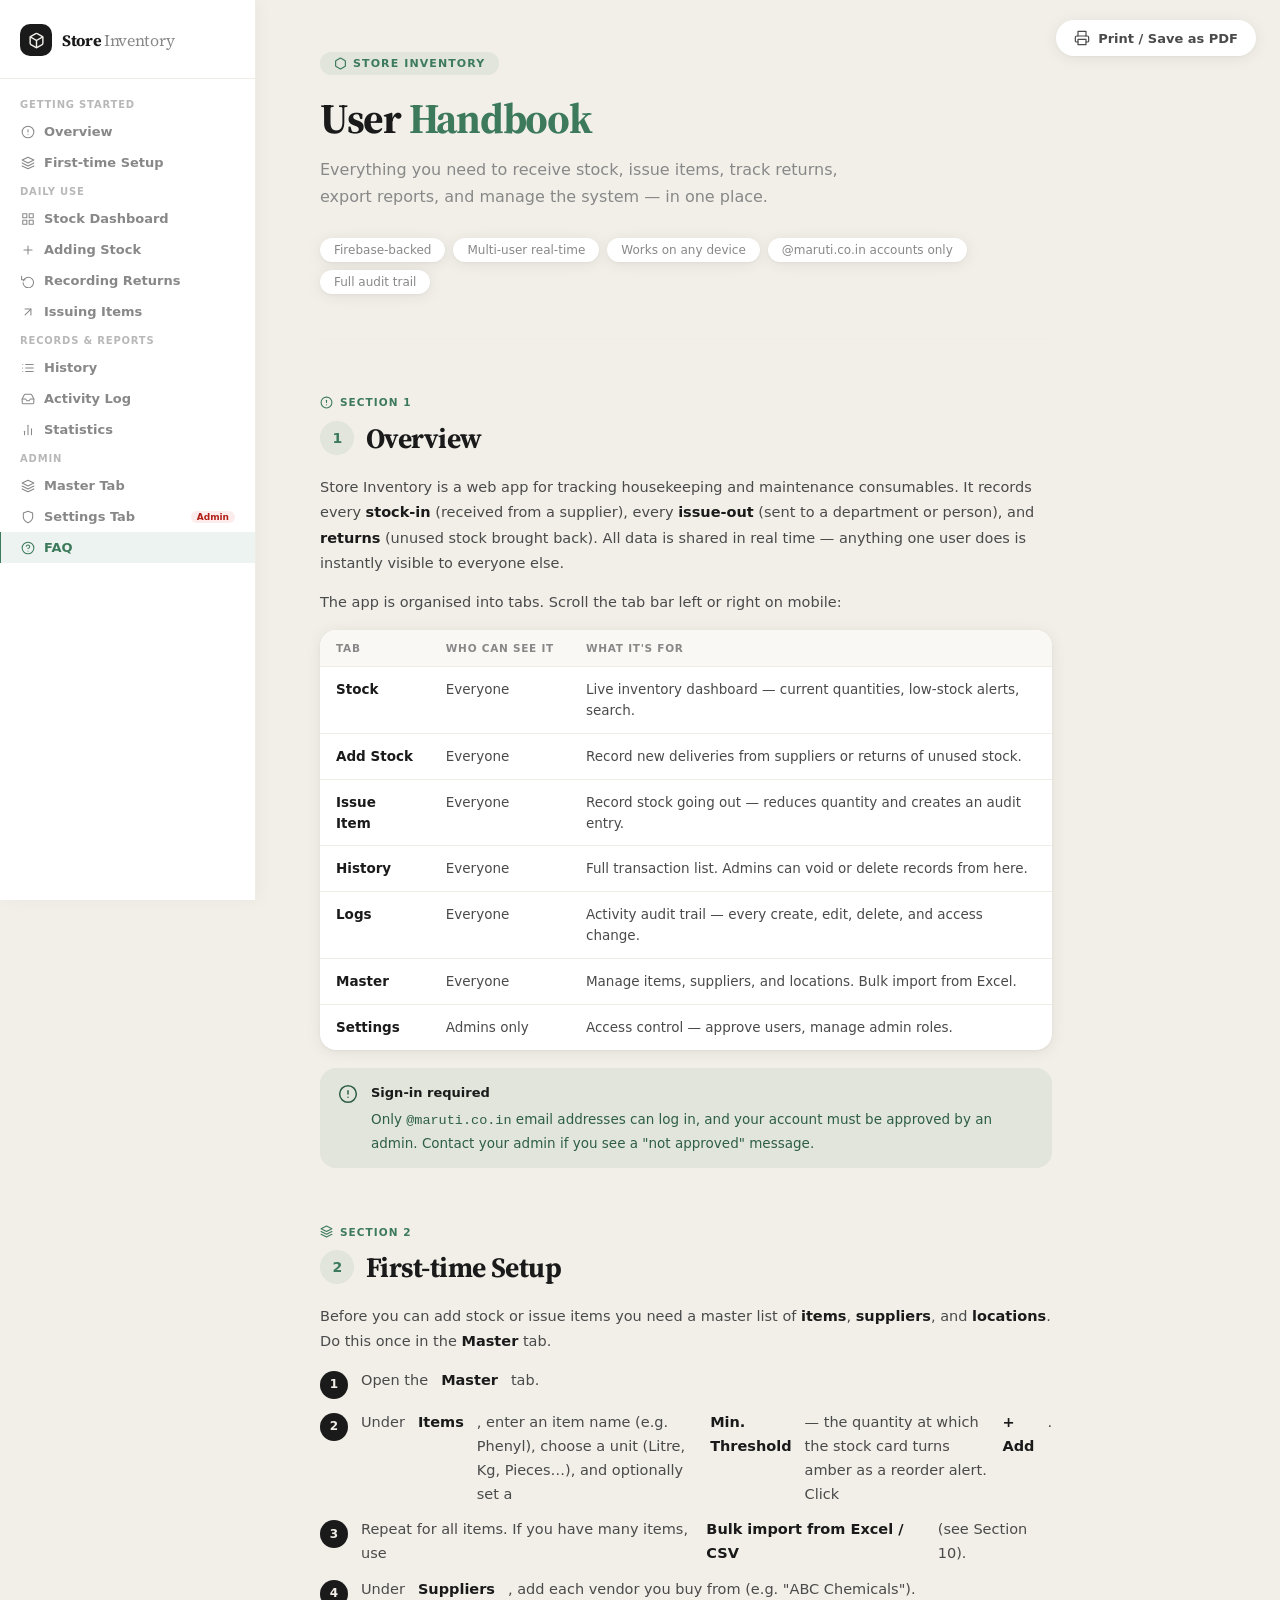
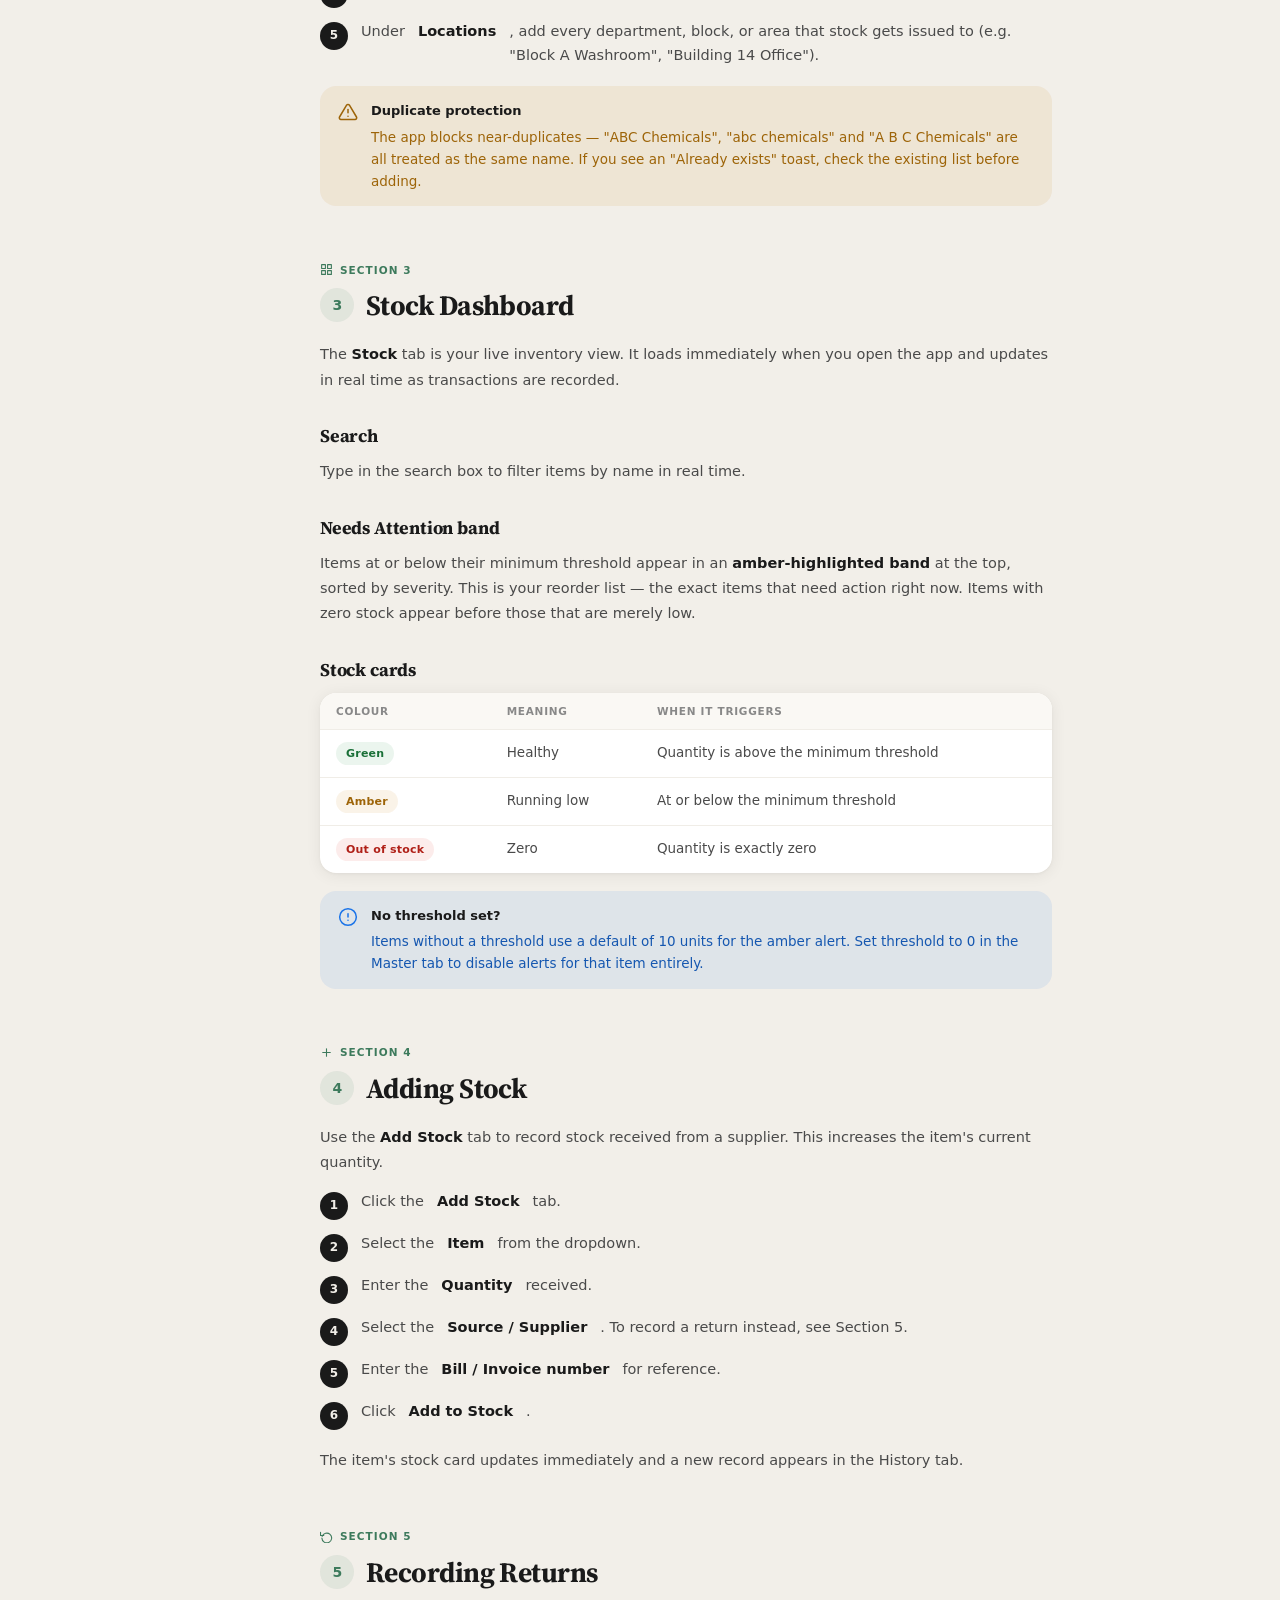
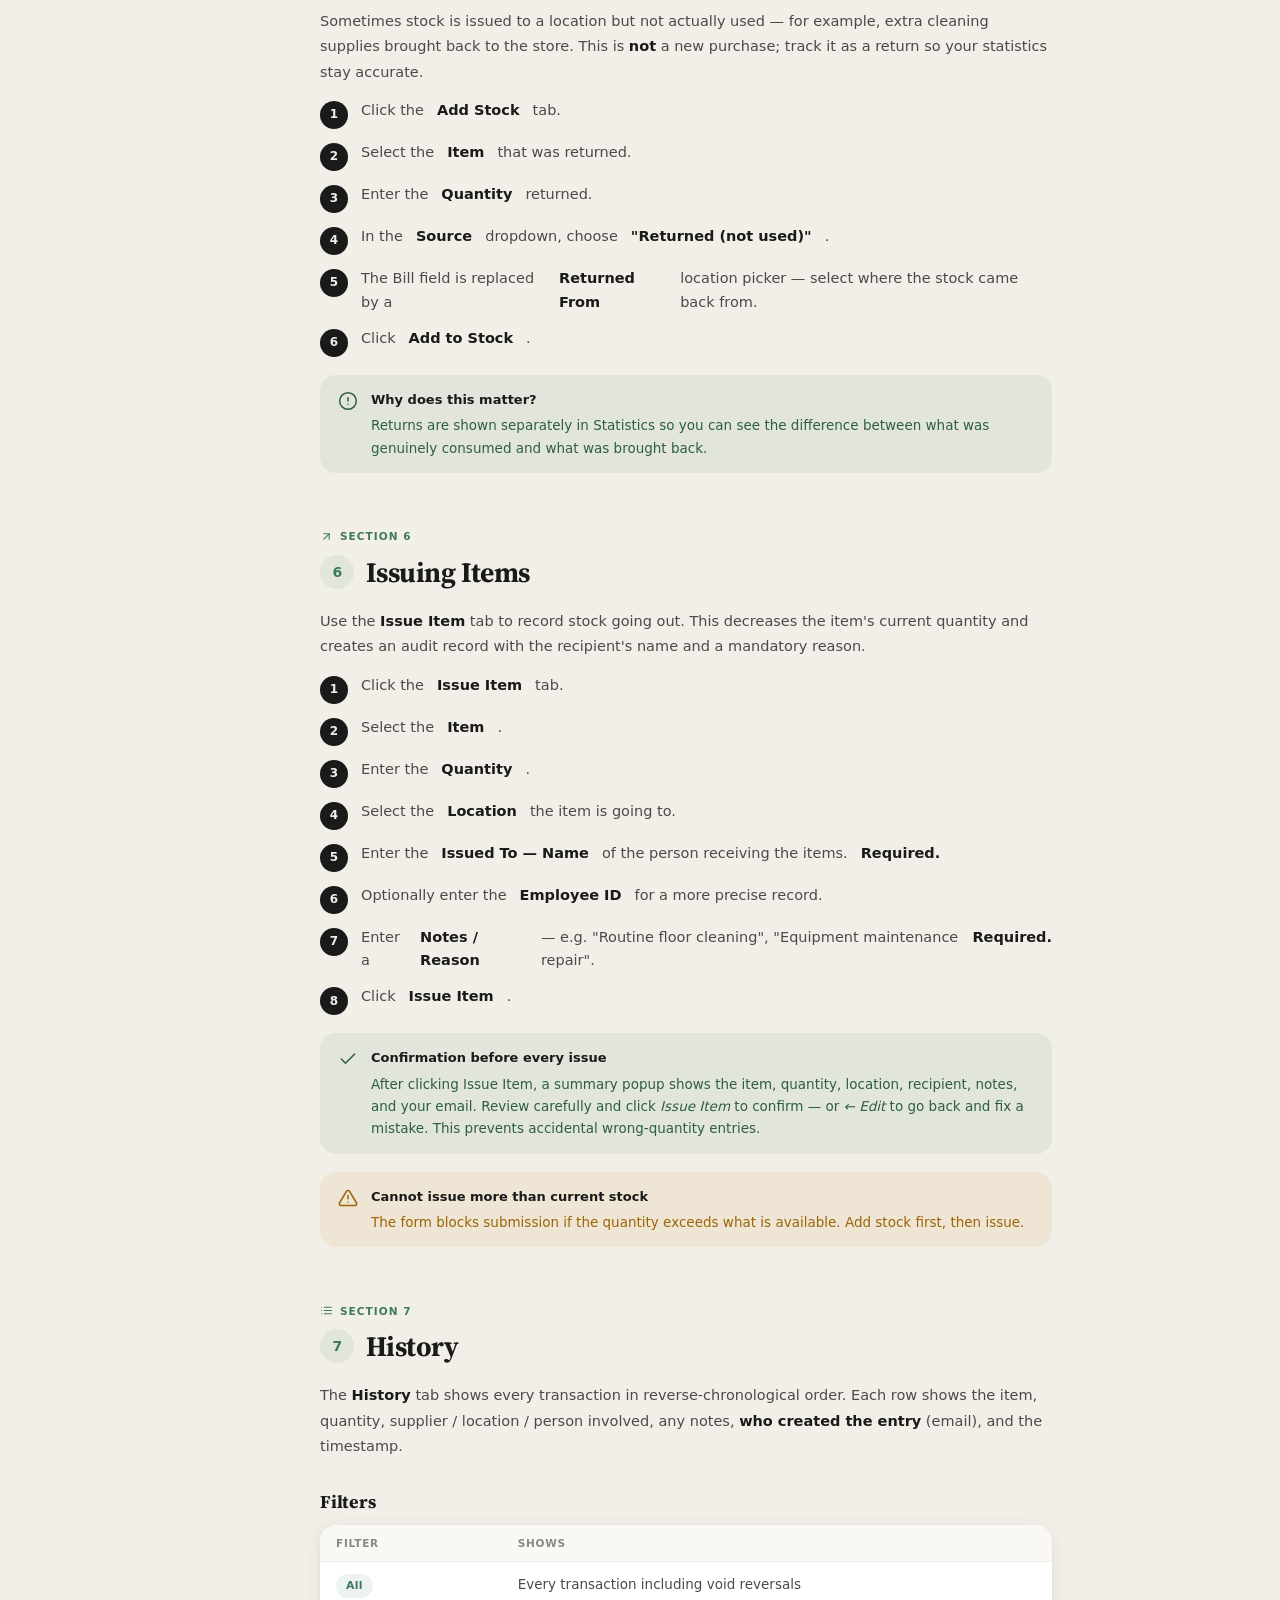
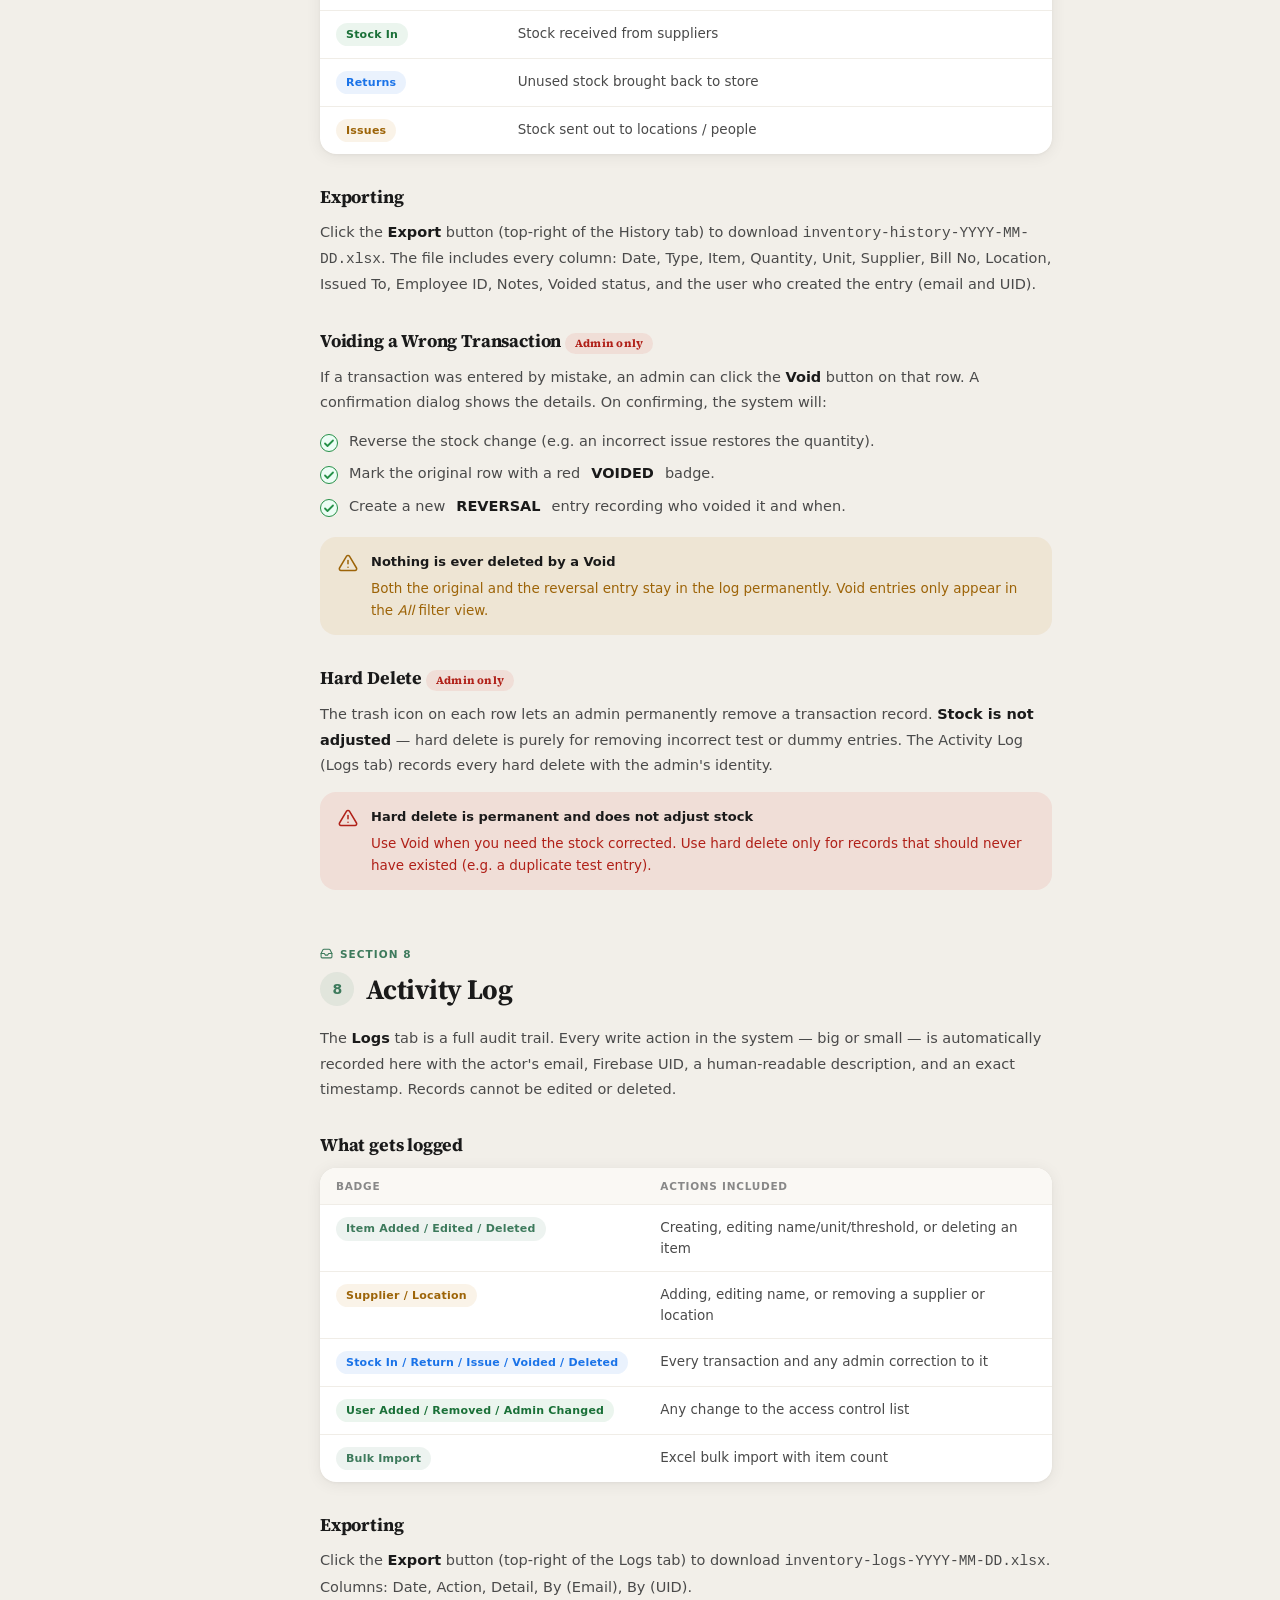
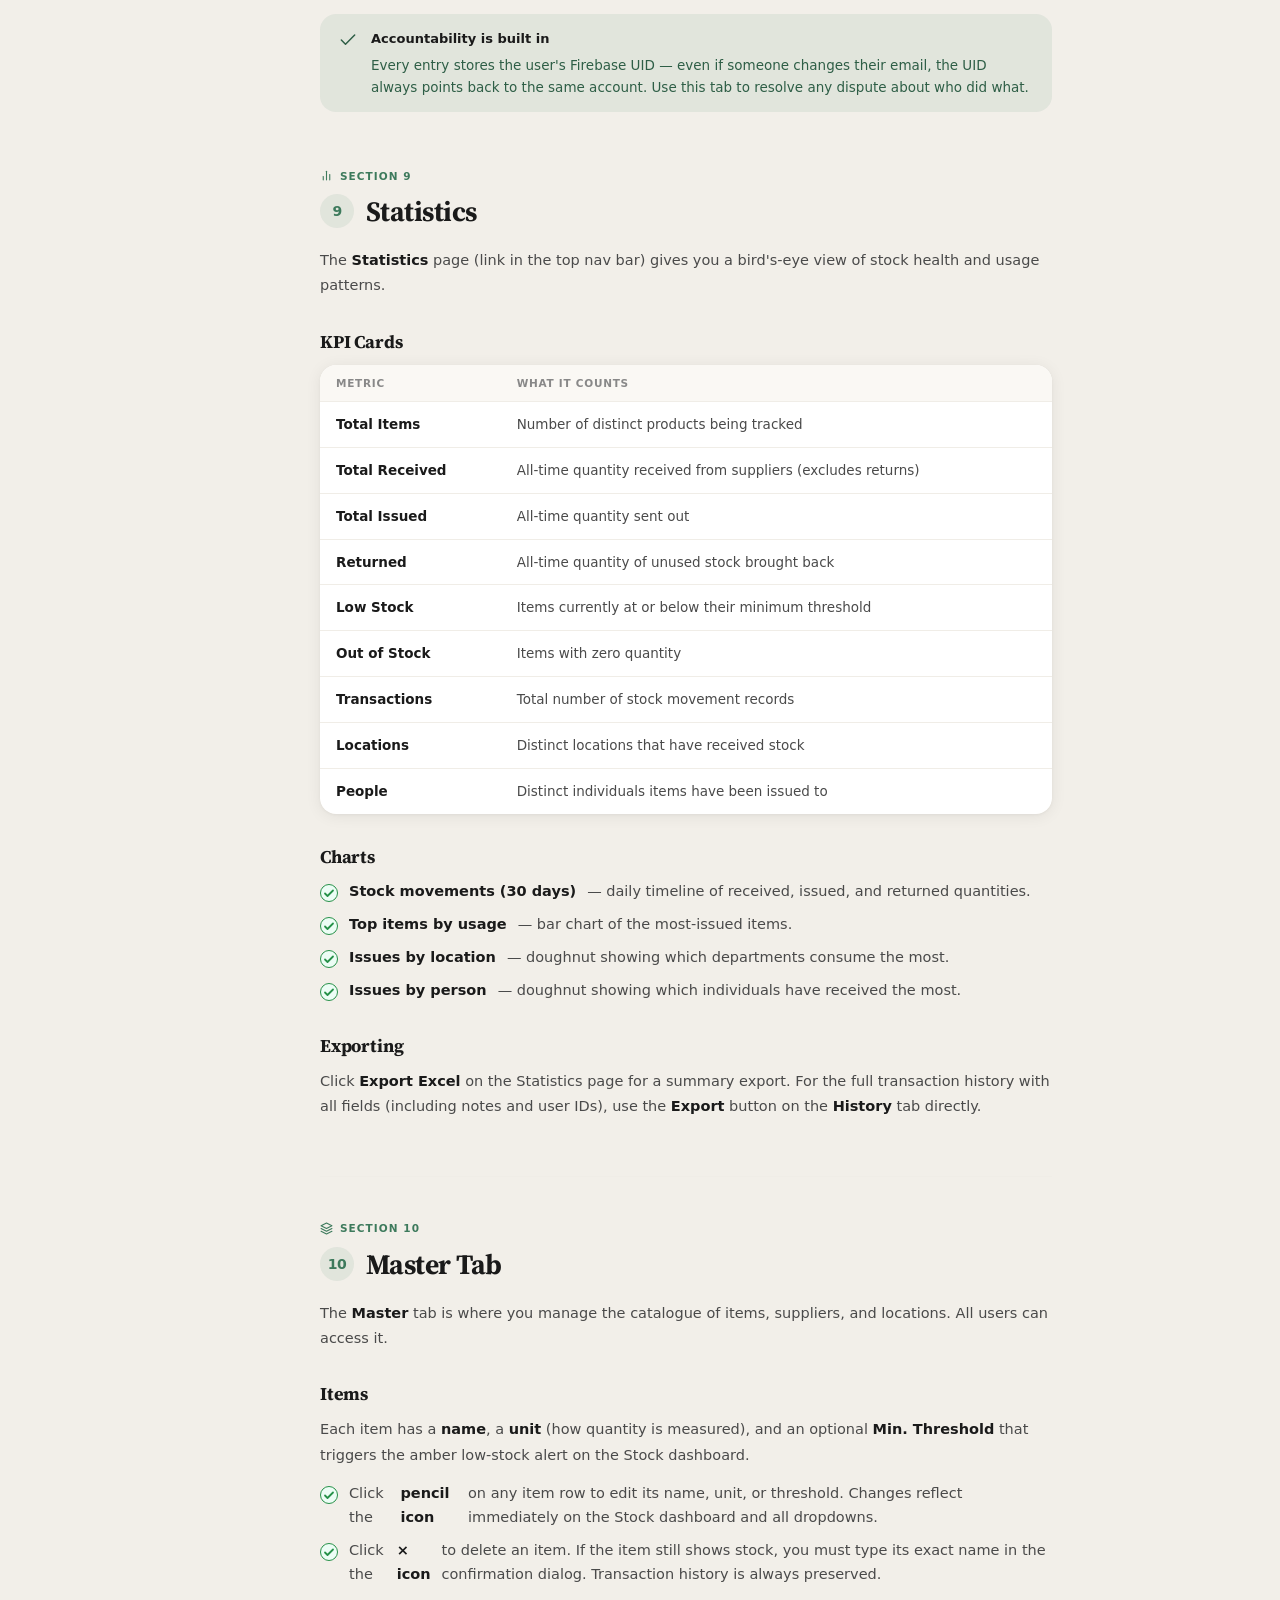
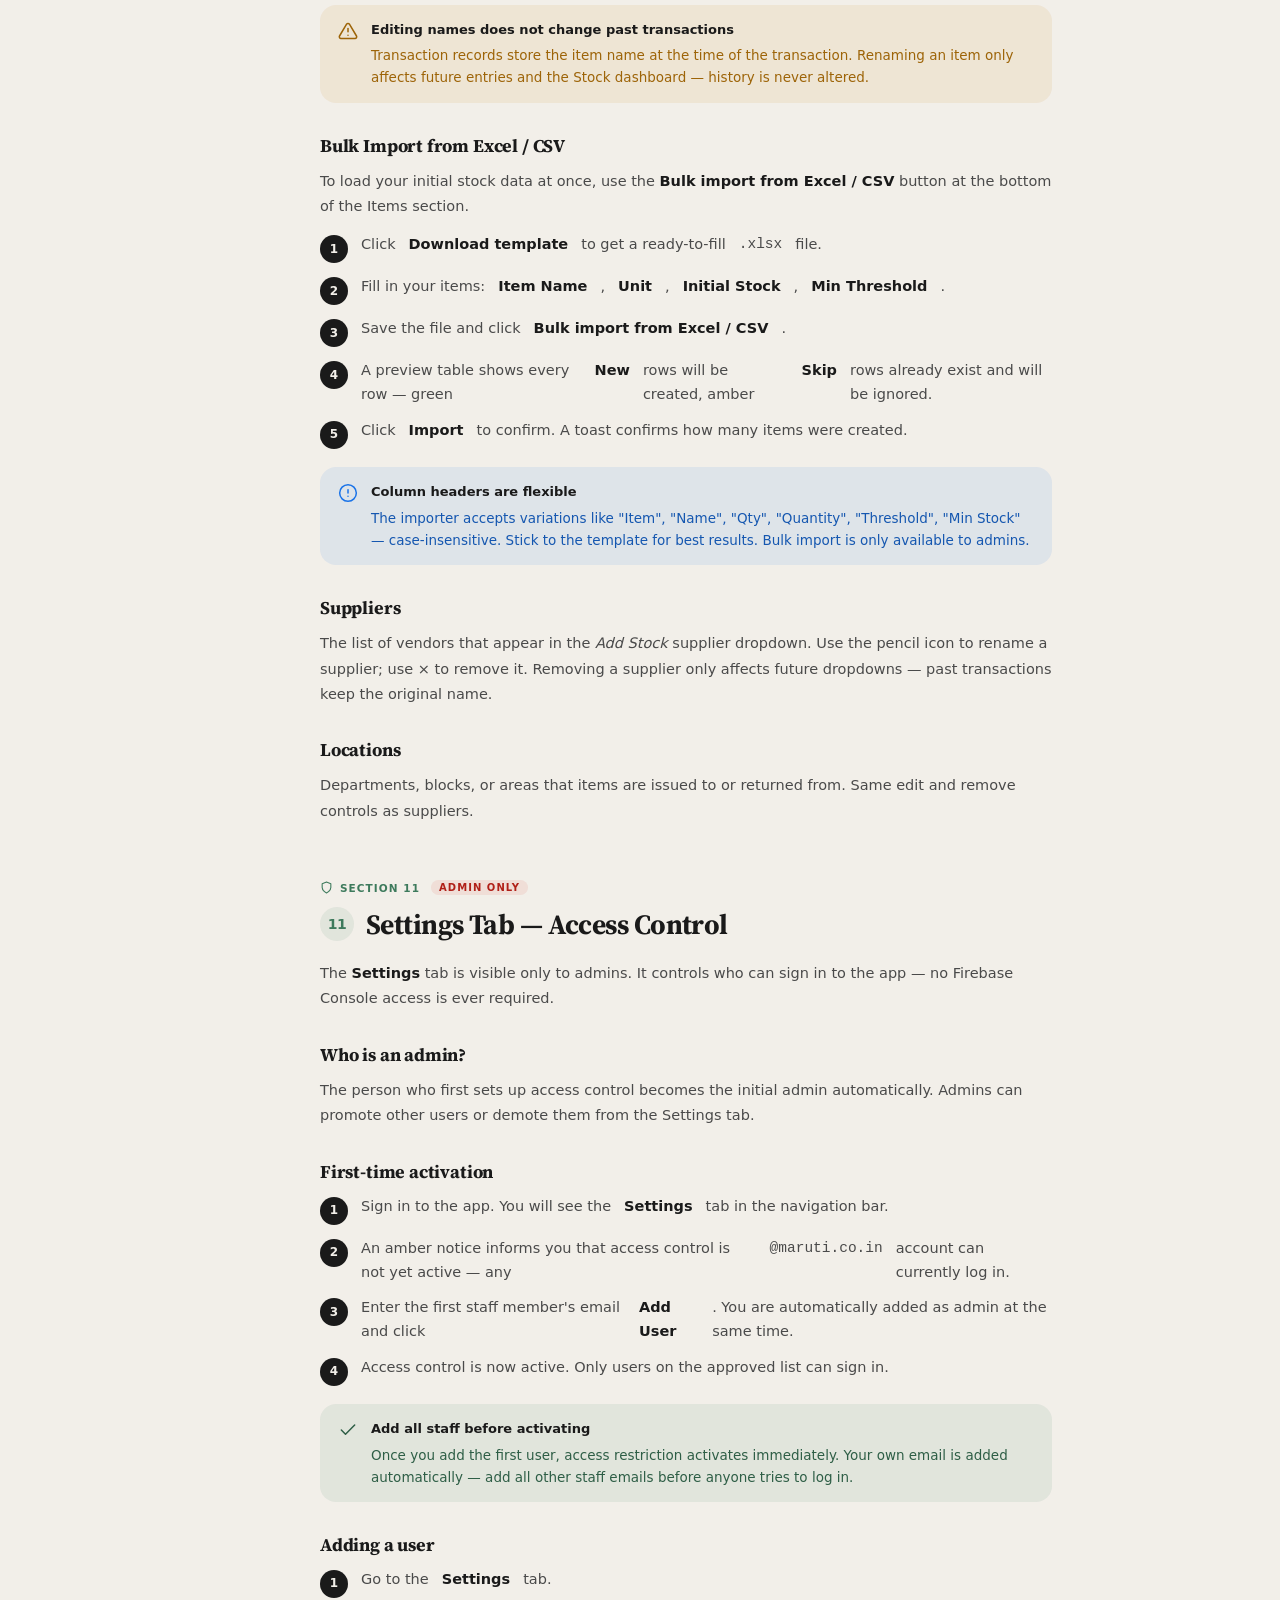
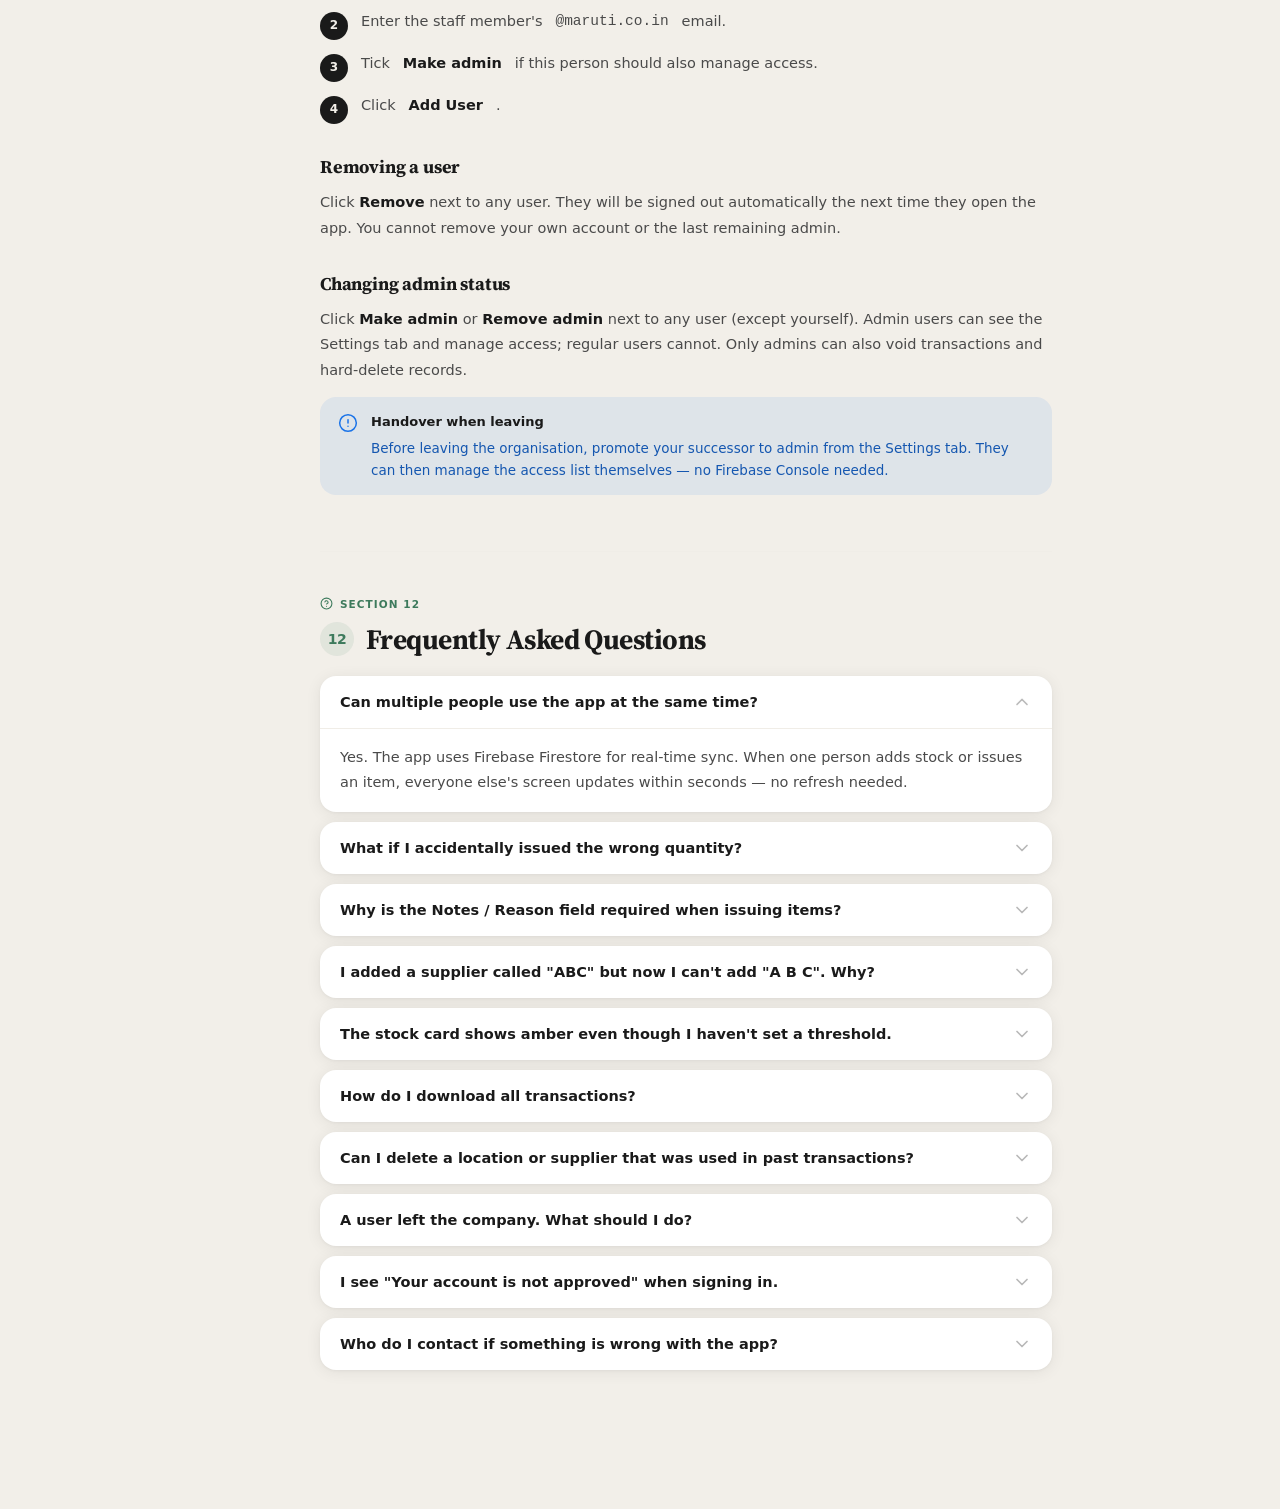
<file: handbook/index.html>
<!DOCTYPE html>
<html lang="en">
<head>
<meta charset="UTF-8">
<meta name="viewport" content="width=device-width, initial-scale=1.0">
<title>Store Inventory — User Handbook</title>
<link href="https://fonts.googleapis.com/css2?family=Source+Serif+4:opsz,wght@8..60,400;8..60,600;8..60,700&display=swap" rel="stylesheet">
<style>
:root{
  --bg:#f2efe9; --surface:#fff; --surface2:#faf8f4; --surface3:#f0ede7;
  --ink:#1a1a1a; --ink2:#4a4a4a; --ink3:#888; --ink4:#b8b8b8; --ink5:#ddd;
  --primary:#3d7a5c; --primaryD:#2e5e46; --primaryS:rgba(61,122,92,.09); --primaryB:rgba(61,122,92,.2);
  --green:#279149; --greenS:rgba(39,145,73,.09); --greenD:#1a7038;
  --amber:#c47f0a; --amberS:rgba(196,127,10,.09); --amberD:#9d6408;
  --red:#d93025; --redS:rgba(217,48,37,.09); --redD:#b02018;
  --blue:#1a73e8; --blueS:rgba(26,115,232,.09);
  --sidebar-w:256px;
  --r8:8px; --r10:10px; --r12:12px; --r16:16px; --r20:20px; --rpill:100px;
  --sh:0 2px 16px rgba(0,0,0,.07),0 1px 3px rgba(0,0,0,.04);
}
*,*::before,*::after{box-sizing:border-box;margin:0;padding:0;}
html{scroll-behavior:smooth;font-size:15px;}
body{font-family:-apple-system,'Helvetica Neue',system-ui,sans-serif;background:var(--bg);color:var(--ink);-webkit-font-smoothing:antialiased;}
.layout{display:flex;min-height:100vh;}
.sidebar{width:var(--sidebar-w);flex-shrink:0;background:var(--surface);border-right:1px solid var(--surface3);position:sticky;top:0;height:100vh;overflow-y:auto;padding:24px 0 40px;box-shadow:2px 0 16px rgba(0,0,0,.04);}
.main{flex:1;min-width:0;padding:52px 64px 88px;max-width:860px;}
.sidebar-logo{display:flex;align-items:center;gap:10px;padding:0 20px 22px;border-bottom:1px solid var(--surface3);margin-bottom:20px;text-decoration:none;}
.sidebar-logo-mark{width:32px;height:32px;border-radius:10px;background:var(--ink);color:var(--bg);display:grid;place-items:center;flex-shrink:0;}
.sidebar-logo-mark svg{width:17px;height:17px;fill:none;stroke:currentColor;stroke-width:2;stroke-linecap:round;stroke-linejoin:round;}
.sidebar-logo-name{font-family:'Source Serif 4',Georgia,serif;font-size:16px;font-weight:700;color:var(--ink);letter-spacing:-.02em;}
.sidebar-logo-name span{color:var(--ink3);font-weight:400;}
.toc-group{margin-bottom:8px;}
.toc-heading{font-size:10px;font-weight:700;text-transform:uppercase;letter-spacing:.08em;color:var(--ink4);padding:0 20px 6px;}
.toc-link{display:flex;align-items:center;gap:9px;padding:8px 20px;font-size:13px;color:var(--ink3);text-decoration:none;transition:color .15s,background .15s;border-left:2px solid transparent;margin-left:-1px;}
.toc-link:hover{color:var(--ink);}
.toc-link.active{color:var(--primary);background:var(--primaryS);border-left-color:var(--primary);font-weight:600;}
.toc-link svg{width:14px;height:14px;fill:none;stroke:currentColor;stroke-width:1.8;stroke-linecap:round;stroke-linejoin:round;flex-shrink:0;}
.toc-link .admin-pip{font-size:9px;font-weight:700;background:var(--redS);color:var(--redD);padding:1px 6px;border-radius:var(--rpill);margin-left:auto;flex-shrink:0;}
.print-btn{position:fixed;top:20px;right:24px;display:inline-flex;align-items:center;gap:8px;font-family:inherit;font-size:13px;font-weight:600;padding:10px 18px;border-radius:var(--rpill);border:none;background:var(--surface);color:var(--ink2);cursor:pointer;box-shadow:var(--sh);transition:all .18s ease;z-index:100;}
.print-btn:hover{background:var(--ink);color:var(--bg);}
.print-btn svg{width:16px;height:16px;fill:none;stroke:currentColor;stroke-width:1.8;stroke-linecap:round;stroke-linejoin:round;}
.cover{margin-bottom:56px;padding-bottom:44px;border-bottom:1px solid var(--surface3);}
.cover-tag{display:inline-flex;align-items:center;gap:6px;font-size:11px;font-weight:700;text-transform:uppercase;letter-spacing:.1em;color:var(--primary);background:var(--primaryS);padding:5px 14px;border-radius:var(--rpill);margin-bottom:20px;}
.cover-title{font-family:'Source Serif 4',Georgia,serif;font-size:42px;font-weight:700;color:var(--ink);letter-spacing:-.03em;line-height:1.1;margin-bottom:16px;}
.cover-title span{color:var(--primary);}
.cover-sub{font-size:16px;color:var(--ink3);line-height:1.65;max-width:560px;margin-bottom:28px;}
.cover-chips{display:flex;flex-wrap:wrap;gap:8px;}
.chip{font-size:12px;color:var(--ink3);background:var(--surface);padding:5px 14px;border-radius:var(--rpill);box-shadow:var(--sh);}
section{margin-bottom:56px;scroll-margin-top:24px;}
.sec-label{display:inline-flex;align-items:center;gap:7px;font-size:10.5px;font-weight:700;text-transform:uppercase;letter-spacing:.1em;color:var(--primary);margin-bottom:10px;}
.sec-label svg{width:13px;height:13px;fill:none;stroke:currentColor;stroke-width:2;stroke-linecap:round;stroke-linejoin:round;}
.sec-label .admin-tag{font-size:10px;font-weight:700;background:var(--redS);color:var(--redD);padding:2px 8px;border-radius:var(--rpill);margin-left:4px;}
h2{font-family:'Source Serif 4',Georgia,serif;font-size:28px;font-weight:700;color:var(--ink);letter-spacing:-.02em;margin-bottom:18px;display:flex;align-items:center;gap:12px;}
h2 .num{width:34px;height:34px;border-radius:var(--rpill);background:var(--primaryS);color:var(--primary);font-family:-apple-system,system-ui,sans-serif;font-size:14px;font-weight:700;display:grid;place-items:center;flex-shrink:0;}
h3{font-family:'Source Serif 4',Georgia,serif;font-size:18px;font-weight:700;color:var(--ink);margin:30px 0 11px;letter-spacing:-.01em;}
p{font-size:14.5px;color:var(--ink2);line-height:1.75;margin-bottom:14px;}
p:last-child{margin-bottom:0;}
strong{color:var(--ink);font-weight:700;}
a{color:var(--primary);font-weight:600;text-decoration:none;}
a:hover{text-decoration:underline;}
ol.steps{list-style:none;display:flex;flex-direction:column;gap:12px;margin-bottom:18px;}
ol.steps li{display:flex;align-items:flex-start;gap:13px;font-size:14.5px;color:var(--ink2);line-height:1.65;}
ol.steps li::before{content:attr(data-n);min-width:28px;height:28px;border-radius:var(--rpill);background:var(--ink);color:var(--bg);font-size:12px;font-weight:700;display:grid;place-items:center;flex-shrink:0;margin-top:2px;}
ul.checks{list-style:none;display:flex;flex-direction:column;gap:9px;margin-bottom:18px;}
ul.checks li{display:flex;align-items:flex-start;gap:11px;font-size:14.5px;color:var(--ink2);line-height:1.65;}
ul.checks li::before{content:'';width:18px;height:18px;flex-shrink:0;margin-top:4px;background:url("data:image/svg+xml,%3Csvg xmlns='http://www.w3.org/2000/svg' viewBox='0 0 18 18'%3E%3Ccircle cx='9' cy='9' r='8.5' fill='%23ecfdf5' stroke='%23279149' stroke-width='1'/%3E%3Cpolyline points='5 9.5 7.5 12 13 6.5' fill='none' stroke='%23279149' stroke-width='1.8' stroke-linecap='round' stroke-linejoin='round'/%3E%3C/svg%3E") center/contain no-repeat;}
.callout{display:flex;gap:13px;padding:14px 18px;border-radius:var(--r16);margin-bottom:18px;}
.callout-ico{width:20px;height:20px;flex-shrink:0;margin-top:2px;}
.callout-ico svg{width:20px;height:20px;fill:none;stroke:currentColor;stroke-width:1.8;stroke-linecap:round;stroke-linejoin:round;}
.callout-body{font-size:13.5px;line-height:1.65;}
.callout-body strong{display:block;font-size:13px;font-weight:700;margin-bottom:4px;}
.callout.tip{background:var(--primaryS);color:var(--primaryD);}
.callout.tip .callout-body{color:var(--primaryD);}
.callout.warn{background:var(--amberS);color:var(--amberD);}
.callout.warn .callout-body{color:var(--amberD);}
.callout.info{background:var(--blueS);color:var(--blue);}
.callout.info .callout-body{color:#1557b0;}
.callout.danger{background:var(--redS);color:var(--redD);}
.callout.danger .callout-body{color:var(--redD);}
.tbl-wrap{overflow-x:auto;margin-bottom:18px;border-radius:var(--r16);box-shadow:var(--sh);}
table{width:100%;border-collapse:collapse;font-size:13.5px;background:var(--surface);border-radius:var(--r16);overflow:hidden;}
thead th{font-size:10.5px;font-weight:700;text-transform:uppercase;letter-spacing:.07em;color:var(--ink3);padding:12px 16px;text-align:left;background:var(--surface2);border-bottom:1px solid var(--surface3);white-space:nowrap;}
tbody td{padding:12px 16px;color:var(--ink2);line-height:1.55;border-bottom:1px solid var(--surface3);vertical-align:top;}
tbody tr:last-child td{border-bottom:none;}
tbody tr:hover td{background:var(--surface2);}
td strong{color:var(--ink);}
td code{background:var(--surface3);border-radius:6px;padding:2px 7px;font-size:12px;font-family:monospace;color:var(--ink2);}
.badge{display:inline-block;font-size:11px;font-weight:700;padding:3px 10px;border-radius:var(--rpill);letter-spacing:.02em;white-space:nowrap;}
.badge-green{background:var(--greenS);color:var(--greenD);}
.badge-amber{background:var(--amberS);color:var(--amberD);}
.badge-red{background:var(--redS);color:var(--redD);}
.badge-blue{background:var(--blueS);color:var(--blue);}
.badge-primary{background:var(--primaryS);color:var(--primary);}
.divider{height:1px;background:var(--surface3);margin:44px 0;}
details{border-radius:var(--r16);margin-bottom:10px;background:var(--surface);overflow:hidden;box-shadow:var(--sh);}
summary{font-size:14.5px;font-weight:600;color:var(--ink);padding:16px 20px;cursor:pointer;list-style:none;display:flex;justify-content:space-between;align-items:center;gap:12px;}
summary::-webkit-details-marker{display:none;}
summary::after{content:'';width:20px;height:20px;flex-shrink:0;background:url("data:image/svg+xml,%3Csvg xmlns='http://www.w3.org/2000/svg' viewBox='0 0 24 24'%3E%3Cpolyline points='6 9 12 15 18 9' fill='none' stroke='%23b8b8b8' stroke-width='2' stroke-linecap='round' stroke-linejoin='round'/%3E%3C/svg%3E") center/contain no-repeat;transition:transform .2s ease;}
details[open] summary::after{transform:rotate(180deg);}
details[open] summary{border-bottom:1px solid var(--surface3);}
.faq-body{padding:16px 20px;font-size:14px;color:var(--ink2);line-height:1.7;}
.faq-body p{margin-bottom:8px;}
.faq-body p:last-child{margin-bottom:0;}
@media(max-width:860px){.sidebar{display:none;}.main{padding:28px 22px 64px;}.print-btn{top:14px;right:14px;padding:9px 16px;font-size:12px;}.cover-title{font-size:32px;}}
@media print{.sidebar,.print-btn{display:none !important;}.layout{display:block;}.main{padding:0;max-width:none;}body{font-size:11pt;background:#fff;}.cover-title{font-size:26pt;}h2{font-size:18pt;page-break-before:always;margin-top:0;}h2:first-of-type{page-break-before:avoid;}h3{font-size:13pt;}section{margin-bottom:0;page-break-inside:avoid;}.cover{page-break-after:always;padding-bottom:0;border:none;}.callout{border:1px solid #ccc !important;background:#f9f9f9 !important;}details{border:1px solid #ccc;}details:not([open]){display:none;}a{color:inherit;text-decoration:none;}.tbl-wrap{page-break-inside:avoid;}}
</style>
</head>
<body>

<button class="print-btn" onclick="window.print()">
  <svg viewBox="0 0 24 24"><polyline points="6 9 6 2 18 2 18 9"/><path d="M6 18H4a2 2 0 0 1-2-2v-5a2 2 0 0 1 2-2h16a2 2 0 0 1 2 2v5a2 2 0 0 1-2 2h-2"/><rect x="6" y="14" width="12" height="8"/></svg>
  Print / Save as PDF
</button>

<div class="layout">

  <nav class="sidebar" aria-label="Contents">
    <a class="sidebar-logo" href="../">
      <div class="sidebar-logo-mark">
        <svg viewBox="0 0 24 24"><path d="M21 16V8a2 2 0 0 0-1-1.73l-7-4a2 2 0 0 0-2 0l-7 4A2 2 0 0 0 3 8v8a2 2 0 0 0 1 1.73l7 4a2 2 0 0 0 2 0l7-4A2 2 0 0 0 21 16z"/><polyline points="3.27 6.96 12 12.01 20.73 6.96"/><line x1="12" y1="22.08" x2="12" y2="12"/></svg>
      </div>
      <span class="sidebar-logo-name">Store <span>Inventory</span></span>
    </a>

    <div class="toc-group">
      <div class="toc-heading">Getting Started</div>
      <a class="toc-link" href="#overview">
        <svg viewBox="0 0 24 24"><circle cx="12" cy="12" r="10"/><line x1="12" y1="8" x2="12" y2="12"/><line x1="12" y1="16" x2="12.01" y2="16"/></svg>Overview
      </a>
      <a class="toc-link" href="#setup">
        <svg viewBox="0 0 24 24"><polygon points="12 2 2 7 12 12 22 7 12 2"/><polyline points="2 17 12 22 22 17"/><polyline points="2 12 12 17 22 12"/></svg>First-time Setup
      </a>
    </div>

    <div class="toc-group">
      <div class="toc-heading">Daily Use</div>
      <a class="toc-link" href="#dashboard">
        <svg viewBox="0 0 24 24"><rect x="3" y="3" width="7" height="7"/><rect x="14" y="3" width="7" height="7"/><rect x="14" y="14" width="7" height="7"/><rect x="3" y="14" width="7" height="7"/></svg>Stock Dashboard
      </a>
      <a class="toc-link" href="#addstock">
        <svg viewBox="0 0 24 24"><line x1="12" y1="5" x2="12" y2="19"/><line x1="5" y1="12" x2="19" y2="12"/></svg>Adding Stock
      </a>
      <a class="toc-link" href="#returns">
        <svg viewBox="0 0 24 24"><polyline points="1 4 1 10 7 10"/><path d="M3.51 15a9 9 0 1 0 .49-3.18"/></svg>Recording Returns
      </a>
      <a class="toc-link" href="#issue">
        <svg viewBox="0 0 24 24"><line x1="7" y1="17" x2="17" y2="7"/><polyline points="7 7 17 7 17 17"/></svg>Issuing Items
      </a>
    </div>

    <div class="toc-group">
      <div class="toc-heading">Records &amp; Reports</div>
      <a class="toc-link" href="#history">
        <svg viewBox="0 0 24 24"><line x1="8" y1="6" x2="21" y2="6"/><line x1="8" y1="12" x2="21" y2="12"/><line x1="8" y1="18" x2="21" y2="18"/><line x1="3" y1="6" x2="3.01" y2="6"/><line x1="3" y1="12" x2="3.01" y2="12"/><line x1="3" y1="18" x2="3.01" y2="18"/></svg>History
      </a>
      <a class="toc-link" href="#logs">
        <svg viewBox="0 0 24 24"><polyline points="22 12 16 12 14 15 10 15 8 12 2 12"/><path d="M5.45 5.11L2 12v6a2 2 0 0 0 2 2h16a2 2 0 0 0 2-2v-6l-3.45-6.89A2 2 0 0 0 16.76 4H7.24a2 2 0 0 0-1.79 1.11z"/></svg>Activity Log
      </a>
      <a class="toc-link" href="#stats">
        <svg viewBox="0 0 24 24"><line x1="18" y1="20" x2="18" y2="10"/><line x1="12" y1="20" x2="12" y2="4"/><line x1="6" y1="20" x2="6" y2="14"/></svg>Statistics
      </a>
    </div>

    <div class="toc-group">
      <div class="toc-heading">Admin</div>
      <a class="toc-link" href="#master">
        <svg viewBox="0 0 24 24"><polygon points="12 2 2 7 12 12 22 7 12 2"/><polyline points="2 17 12 22 22 17"/><polyline points="2 12 12 17 22 12"/></svg>Master Tab
      </a>
      <a class="toc-link" href="#settings">
        <svg viewBox="0 0 24 24"><path d="M12 22s8-4 8-10V5l-8-3-8 3v7c0 6 8 10 8 10z"/></svg>Settings Tab <span class="admin-pip">Admin</span>
      </a>
      <a class="toc-link" href="#faq">
        <svg viewBox="0 0 24 24"><circle cx="12" cy="12" r="10"/><path d="M9.09 9a3 3 0 0 1 5.83 1c0 2-3 3-3 3"/><line x1="12" y1="17" x2="12.01" y2="17"/></svg>FAQ
      </a>
    </div>
  </nav>

  <main class="main">

    <div class="cover" id="top">
      <div class="cover-tag">
        <svg width="13" height="13" viewBox="0 0 24 24" fill="none" stroke="currentColor" stroke-width="2.2" stroke-linecap="round" stroke-linejoin="round"><path d="M21 16V8a2 2 0 0 0-1-1.73l-7-4a2 2 0 0 0-2 0l-7 4A2 2 0 0 0 3 8v8a2 2 0 0 0 1 1.73l7 4a2 2 0 0 0 2 0l7-4A2 2 0 0 0 21 16z"/></svg>
        Store Inventory
      </div>
      <div class="cover-title">User <span>Handbook</span></div>
      <div class="cover-sub">Everything you need to receive stock, issue items, track returns, export reports, and manage the system — in one place.</div>
      <div class="cover-chips">
        <span class="chip">Firebase-backed</span>
        <span class="chip">Multi-user real-time</span>
        <span class="chip">Works on any device</span>
        <span class="chip">@maruti.co.in accounts only</span>
        <span class="chip">Full audit trail</span>
      </div>
    </div>

    <!-- 1. Overview -->
    <section id="overview">
      <div class="sec-label">
        <svg viewBox="0 0 24 24"><circle cx="12" cy="12" r="10"/><line x1="12" y1="8" x2="12" y2="12"/><line x1="12" y1="16" x2="12.01" y2="16"/></svg>
        Section 1
      </div>
      <h2><span class="num">1</span>Overview</h2>
      <p>Store Inventory is a web app for tracking housekeeping and maintenance consumables. It records every <strong>stock-in</strong> (received from a supplier), every <strong>issue-out</strong> (sent to a department or person), and <strong>returns</strong> (unused stock brought back). All data is shared in real time — anything one user does is instantly visible to everyone else.</p>
      <p>The app is organised into tabs. Scroll the tab bar left or right on mobile:</p>
      <div class="tbl-wrap">
        <table>
          <thead><tr><th>Tab</th><th>Who can see it</th><th>What it's for</th></tr></thead>
          <tbody>
            <tr><td><strong>Stock</strong></td><td>Everyone</td><td>Live inventory dashboard — current quantities, low-stock alerts, search.</td></tr>
            <tr><td><strong>Add Stock</strong></td><td>Everyone</td><td>Record new deliveries from suppliers or returns of unused stock.</td></tr>
            <tr><td><strong>Issue Item</strong></td><td>Everyone</td><td>Record stock going out — reduces quantity and creates an audit entry.</td></tr>
            <tr><td><strong>History</strong></td><td>Everyone</td><td>Full transaction list. Admins can void or delete records from here.</td></tr>
            <tr><td><strong>Logs</strong></td><td>Everyone</td><td>Activity audit trail — every create, edit, delete, and access change.</td></tr>
            <tr><td><strong>Master</strong></td><td>Everyone</td><td>Manage items, suppliers, and locations. Bulk import from Excel.</td></tr>
            <tr><td><strong>Settings</strong></td><td>Admins only</td><td>Access control — approve users, manage admin roles.</td></tr>
          </tbody>
        </table>
      </div>
      <div class="callout tip">
        <div class="callout-ico"><svg viewBox="0 0 24 24"><circle cx="12" cy="12" r="10"/><line x1="12" y1="8" x2="12" y2="12"/><line x1="12" y1="16" x2="12.01" y2="16"/></svg></div>
        <div class="callout-body"><strong>Sign-in required</strong>Only <code>@maruti.co.in</code> email addresses can log in, and your account must be approved by an admin. Contact your admin if you see a "not approved" message.</div>
      </div>
    </section>

    <!-- 2. First-time Setup -->
    <section id="setup">
      <div class="sec-label">
        <svg viewBox="0 0 24 24"><polygon points="12 2 2 7 12 12 22 7 12 2"/><polyline points="2 17 12 22 22 17"/><polyline points="2 12 12 17 22 12"/></svg>
        Section 2
      </div>
      <h2><span class="num">2</span>First-time Setup</h2>
      <p>Before you can add stock or issue items you need a master list of <strong>items</strong>, <strong>suppliers</strong>, and <strong>locations</strong>. Do this once in the <strong>Master</strong> tab.</p>
      <ol class="steps">
        <li data-n="1">Open the <strong>Master</strong> tab.</li>
        <li data-n="2">Under <strong>Items</strong>, enter an item name (e.g. Phenyl), choose a unit (Litre, Kg, Pieces…), and optionally set a <strong>Min. Threshold</strong> — the quantity at which the stock card turns amber as a reorder alert. Click <strong>+ Add</strong>.</li>
        <li data-n="3">Repeat for all items. If you have many items, use <strong>Bulk import from Excel / CSV</strong> (see Section 10).</li>
        <li data-n="4">Under <strong>Suppliers</strong>, add each vendor you buy from (e.g. "ABC Chemicals").</li>
        <li data-n="5">Under <strong>Locations</strong>, add every department, block, or area that stock gets issued to (e.g. "Block A Washroom", "Building 14 Office").</li>
      </ol>
      <div class="callout warn">
        <div class="callout-ico"><svg viewBox="0 0 24 24"><path d="M10.29 3.86L1.82 18a2 2 0 0 0 1.71 3h16.94a2 2 0 0 0 1.71-3L13.71 3.86a2 2 0 0 0-3.42 0z"/><line x1="12" y1="9" x2="12" y2="13"/><line x1="12" y1="17" x2="12.01" y2="17"/></svg></div>
        <div class="callout-body"><strong>Duplicate protection</strong>The app blocks near-duplicates — "ABC Chemicals", "abc chemicals" and "A B C Chemicals" are all treated as the same name. If you see an "Already exists" toast, check the existing list before adding.</div>
      </div>
    </section>

    <!-- 3. Stock Dashboard -->
    <section id="dashboard">
      <div class="sec-label">
        <svg viewBox="0 0 24 24"><rect x="3" y="3" width="7" height="7"/><rect x="14" y="3" width="7" height="7"/><rect x="14" y="14" width="7" height="7"/><rect x="3" y="14" width="7" height="7"/></svg>
        Section 3
      </div>
      <h2><span class="num">3</span>Stock Dashboard</h2>
      <p>The <strong>Stock</strong> tab is your live inventory view. It loads immediately when you open the app and updates in real time as transactions are recorded.</p>

      <h3>Search</h3>
      <p>Type in the search box to filter items by name in real time.</p>

      <h3>Needs Attention band</h3>
      <p>Items at or below their minimum threshold appear in an <strong>amber-highlighted band</strong> at the top, sorted by severity. This is your reorder list — the exact items that need action right now. Items with zero stock appear before those that are merely low.</p>

      <h3>Stock cards</h3>
      <div class="tbl-wrap">
        <table>
          <thead><tr><th>Colour</th><th>Meaning</th><th>When it triggers</th></tr></thead>
          <tbody>
            <tr><td><span class="badge badge-green">Green</span></td><td>Healthy</td><td>Quantity is above the minimum threshold</td></tr>
            <tr><td><span class="badge badge-amber">Amber</span></td><td>Running low</td><td>At or below the minimum threshold</td></tr>
            <tr><td><span class="badge badge-red">Out of stock</span></td><td>Zero</td><td>Quantity is exactly zero</td></tr>
          </tbody>
        </table>
      </div>
      <div class="callout info">
        <div class="callout-ico"><svg viewBox="0 0 24 24"><circle cx="12" cy="12" r="10"/><line x1="12" y1="8" x2="12" y2="12"/><line x1="12" y1="16" x2="12.01" y2="16"/></svg></div>
        <div class="callout-body"><strong>No threshold set?</strong>Items without a threshold use a default of 10 units for the amber alert. Set threshold to 0 in the Master tab to disable alerts for that item entirely.</div>
      </div>
    </section>

    <!-- 4. Adding Stock -->
    <section id="addstock">
      <div class="sec-label">
        <svg viewBox="0 0 24 24"><line x1="12" y1="5" x2="12" y2="19"/><line x1="5" y1="12" x2="19" y2="12"/></svg>
        Section 4
      </div>
      <h2><span class="num">4</span>Adding Stock</h2>
      <p>Use the <strong>Add Stock</strong> tab to record stock received from a supplier. This increases the item's current quantity.</p>
      <ol class="steps">
        <li data-n="1">Click the <strong>Add Stock</strong> tab.</li>
        <li data-n="2">Select the <strong>Item</strong> from the dropdown.</li>
        <li data-n="3">Enter the <strong>Quantity</strong> received.</li>
        <li data-n="4">Select the <strong>Source / Supplier</strong>. To record a return instead, see Section 5.</li>
        <li data-n="5">Enter the <strong>Bill / Invoice number</strong> for reference.</li>
        <li data-n="6">Click <strong>Add to Stock</strong>.</li>
      </ol>
      <p>The item's stock card updates immediately and a new record appears in the History tab.</p>
    </section>

    <!-- 5. Returns -->
    <section id="returns">
      <div class="sec-label">
        <svg viewBox="0 0 24 24"><polyline points="1 4 1 10 7 10"/><path d="M3.51 15a9 9 0 1 0 .49-3.18"/></svg>
        Section 5
      </div>
      <h2><span class="num">5</span>Recording Returns</h2>
      <p>Sometimes stock is issued to a location but not actually used — for example, extra cleaning supplies brought back to the store. This is <strong>not</strong> a new purchase; track it as a return so your statistics stay accurate.</p>
      <ol class="steps">
        <li data-n="1">Click the <strong>Add Stock</strong> tab.</li>
        <li data-n="2">Select the <strong>Item</strong> that was returned.</li>
        <li data-n="3">Enter the <strong>Quantity</strong> returned.</li>
        <li data-n="4">In the <strong>Source</strong> dropdown, choose <strong>"Returned (not used)"</strong>.</li>
        <li data-n="5">The Bill field is replaced by a <strong>Returned From</strong> location picker — select where the stock came back from.</li>
        <li data-n="6">Click <strong>Add to Stock</strong>.</li>
      </ol>
      <div class="callout tip">
        <div class="callout-ico"><svg viewBox="0 0 24 24"><circle cx="12" cy="12" r="10"/><line x1="12" y1="8" x2="12" y2="12"/><line x1="12" y1="16" x2="12.01" y2="16"/></svg></div>
        <div class="callout-body"><strong>Why does this matter?</strong>Returns are shown separately in Statistics so you can see the difference between what was genuinely consumed and what was brought back.</div>
      </div>
    </section>

    <!-- 6. Issuing Items -->
    <section id="issue">
      <div class="sec-label">
        <svg viewBox="0 0 24 24"><line x1="7" y1="17" x2="17" y2="7"/><polyline points="7 7 17 7 17 17"/></svg>
        Section 6
      </div>
      <h2><span class="num">6</span>Issuing Items</h2>
      <p>Use the <strong>Issue Item</strong> tab to record stock going out. This decreases the item's current quantity and creates an audit record with the recipient's name and a mandatory reason.</p>
      <ol class="steps">
        <li data-n="1">Click the <strong>Issue Item</strong> tab.</li>
        <li data-n="2">Select the <strong>Item</strong>.</li>
        <li data-n="3">Enter the <strong>Quantity</strong>.</li>
        <li data-n="4">Select the <strong>Location</strong> the item is going to.</li>
        <li data-n="5">Enter the <strong>Issued To — Name</strong> of the person receiving the items. <strong>Required.</strong></li>
        <li data-n="6">Optionally enter the <strong>Employee ID</strong> for a more precise record.</li>
        <li data-n="7">Enter a <strong>Notes / Reason</strong> — e.g. "Routine floor cleaning", "Equipment maintenance repair". <strong>Required.</strong></li>
        <li data-n="8">Click <strong>Issue Item</strong>.</li>
      </ol>
      <div class="callout tip">
        <div class="callout-ico"><svg viewBox="0 0 24 24"><polyline points="20 6 9 17 4 12"/></svg></div>
        <div class="callout-body"><strong>Confirmation before every issue</strong>After clicking Issue Item, a summary popup shows the item, quantity, location, recipient, notes, and your email. Review carefully and click <em>Issue Item</em> to confirm — or <em>← Edit</em> to go back and fix a mistake. This prevents accidental wrong-quantity entries.</div>
      </div>
      <div class="callout warn">
        <div class="callout-ico"><svg viewBox="0 0 24 24"><path d="M10.29 3.86L1.82 18a2 2 0 0 0 1.71 3h16.94a2 2 0 0 0 1.71-3L13.71 3.86a2 2 0 0 0-3.42 0z"/><line x1="12" y1="9" x2="12" y2="13"/><line x1="12" y1="17" x2="12.01" y2="17"/></svg></div>
        <div class="callout-body"><strong>Cannot issue more than current stock</strong>The form blocks submission if the quantity exceeds what is available. Add stock first, then issue.</div>
      </div>
    </section>

    <!-- 7. History -->
    <section id="history">
      <div class="sec-label">
        <svg viewBox="0 0 24 24"><line x1="8" y1="6" x2="21" y2="6"/><line x1="8" y1="12" x2="21" y2="12"/><line x1="8" y1="18" x2="21" y2="18"/><line x1="3" y1="6" x2="3.01" y2="6"/><line x1="3" y1="12" x2="3.01" y2="12"/><line x1="3" y1="18" x2="3.01" y2="18"/></svg>
        Section 7
      </div>
      <h2><span class="num">7</span>History</h2>
      <p>The <strong>History</strong> tab shows every transaction in reverse-chronological order. Each row shows the item, quantity, supplier / location / person involved, any notes, <strong>who created the entry</strong> (email), and the timestamp.</p>

      <h3>Filters</h3>
      <div class="tbl-wrap">
        <table>
          <thead><tr><th>Filter</th><th>Shows</th></tr></thead>
          <tbody>
            <tr><td><span class="badge badge-primary">All</span></td><td>Every transaction including void reversals</td></tr>
            <tr><td><span class="badge badge-green">Stock In</span></td><td>Stock received from suppliers</td></tr>
            <tr><td><span class="badge badge-blue">Returns</span></td><td>Unused stock brought back to store</td></tr>
            <tr><td><span class="badge badge-amber">Issues</span></td><td>Stock sent out to locations / people</td></tr>
          </tbody>
        </table>
      </div>

      <h3>Exporting</h3>
      <p>Click the <strong>Export</strong> button (top-right of the History tab) to download <code>inventory-history-YYYY-MM-DD.xlsx</code>. The file includes every column: Date, Type, Item, Quantity, Unit, Supplier, Bill No, Location, Issued To, Employee ID, Notes, Voided status, and the user who created the entry (email and UID).</p>

      <h3>Voiding a Wrong Transaction <span class="badge badge-red">Admin only</span></h3>
      <p>If a transaction was entered by mistake, an admin can click the <strong>Void</strong> button on that row. A confirmation dialog shows the details. On confirming, the system will:</p>
      <ul class="checks">
        <li>Reverse the stock change (e.g. an incorrect issue restores the quantity).</li>
        <li>Mark the original row with a red <strong>VOIDED</strong> badge.</li>
        <li>Create a new <strong>REVERSAL</strong> entry recording who voided it and when.</li>
      </ul>
      <div class="callout warn">
        <div class="callout-ico"><svg viewBox="0 0 24 24"><path d="M10.29 3.86L1.82 18a2 2 0 0 0 1.71 3h16.94a2 2 0 0 0 1.71-3L13.71 3.86a2 2 0 0 0-3.42 0z"/><line x1="12" y1="9" x2="12" y2="13"/><line x1="12" y1="17" x2="12.01" y2="17"/></svg></div>
        <div class="callout-body"><strong>Nothing is ever deleted by a Void</strong>Both the original and the reversal entry stay in the log permanently. Void entries only appear in the <em>All</em> filter view.</div>
      </div>

      <h3>Hard Delete <span class="badge badge-red">Admin only</span></h3>
      <p>The trash icon on each row lets an admin permanently remove a transaction record. <strong>Stock is not adjusted</strong> — hard delete is purely for removing incorrect test or dummy entries. The Activity Log (Logs tab) records every hard delete with the admin's identity.</p>
      <div class="callout danger">
        <div class="callout-ico"><svg viewBox="0 0 24 24"><path d="M10.29 3.86L1.82 18a2 2 0 0 0 1.71 3h16.94a2 2 0 0 0 1.71-3L13.71 3.86a2 2 0 0 0-3.42 0z"/><line x1="12" y1="9" x2="12" y2="13"/><line x1="12" y1="17" x2="12.01" y2="17"/></svg></div>
        <div class="callout-body"><strong>Hard delete is permanent and does not adjust stock</strong>Use Void when you need the stock corrected. Use hard delete only for records that should never have existed (e.g. a duplicate test entry).</div>
      </div>
    </section>

    <!-- 8. Activity Log -->
    <section id="logs">
      <div class="sec-label">
        <svg viewBox="0 0 24 24"><polyline points="22 12 16 12 14 15 10 15 8 12 2 12"/><path d="M5.45 5.11L2 12v6a2 2 0 0 0 2 2h16a2 2 0 0 0 2-2v-6l-3.45-6.89A2 2 0 0 0 16.76 4H7.24a2 2 0 0 0-1.79 1.11z"/></svg>
        Section 8
      </div>
      <h2><span class="num">8</span>Activity Log</h2>
      <p>The <strong>Logs</strong> tab is a full audit trail. Every write action in the system — big or small — is automatically recorded here with the actor's email, Firebase UID, a human-readable description, and an exact timestamp. Records cannot be edited or deleted.</p>

      <h3>What gets logged</h3>
      <div class="tbl-wrap">
        <table>
          <thead><tr><th>Badge</th><th>Actions included</th></tr></thead>
          <tbody>
            <tr><td><span class="badge badge-primary">Item Added / Edited / Deleted</span></td><td>Creating, editing name/unit/threshold, or deleting an item</td></tr>
            <tr><td><span class="badge badge-amber">Supplier / Location</span></td><td>Adding, editing name, or removing a supplier or location</td></tr>
            <tr><td><span class="badge badge-blue">Stock In / Return / Issue / Voided / Deleted</span></td><td>Every transaction and any admin correction to it</td></tr>
            <tr><td><span class="badge badge-green">User Added / Removed / Admin Changed</span></td><td>Any change to the access control list</td></tr>
            <tr><td><span class="badge badge-primary">Bulk Import</span></td><td>Excel bulk import with item count</td></tr>
          </tbody>
        </table>
      </div>

      <h3>Exporting</h3>
      <p>Click the <strong>Export</strong> button (top-right of the Logs tab) to download <code>inventory-logs-YYYY-MM-DD.xlsx</code>. Columns: Date, Action, Detail, By (Email), By (UID).</p>

      <div class="callout tip">
        <div class="callout-ico"><svg viewBox="0 0 24 24"><polyline points="20 6 9 17 4 12"/></svg></div>
        <div class="callout-body"><strong>Accountability is built in</strong>Every entry stores the user's Firebase UID — even if someone changes their email, the UID always points back to the same account. Use this tab to resolve any dispute about who did what.</div>
      </div>
    </section>

    <!-- 9. Statistics -->
    <section id="stats">
      <div class="sec-label">
        <svg viewBox="0 0 24 24"><line x1="18" y1="20" x2="18" y2="10"/><line x1="12" y1="20" x2="12" y2="4"/><line x1="6" y1="20" x2="6" y2="14"/></svg>
        Section 9
      </div>
      <h2><span class="num">9</span>Statistics</h2>
      <p>The <strong>Statistics</strong> page (link in the top nav bar) gives you a bird's-eye view of stock health and usage patterns.</p>

      <h3>KPI Cards</h3>
      <div class="tbl-wrap">
        <table>
          <thead><tr><th>Metric</th><th>What it counts</th></tr></thead>
          <tbody>
            <tr><td><strong>Total Items</strong></td><td>Number of distinct products being tracked</td></tr>
            <tr><td><strong>Total Received</strong></td><td>All-time quantity received from suppliers (excludes returns)</td></tr>
            <tr><td><strong>Total Issued</strong></td><td>All-time quantity sent out</td></tr>
            <tr><td><strong>Returned</strong></td><td>All-time quantity of unused stock brought back</td></tr>
            <tr><td><strong>Low Stock</strong></td><td>Items currently at or below their minimum threshold</td></tr>
            <tr><td><strong>Out of Stock</strong></td><td>Items with zero quantity</td></tr>
            <tr><td><strong>Transactions</strong></td><td>Total number of stock movement records</td></tr>
            <tr><td><strong>Locations</strong></td><td>Distinct locations that have received stock</td></tr>
            <tr><td><strong>People</strong></td><td>Distinct individuals items have been issued to</td></tr>
          </tbody>
        </table>
      </div>

      <h3>Charts</h3>
      <ul class="checks">
        <li><strong>Stock movements (30 days)</strong> — daily timeline of received, issued, and returned quantities.</li>
        <li><strong>Top items by usage</strong> — bar chart of the most-issued items.</li>
        <li><strong>Issues by location</strong> — doughnut showing which departments consume the most.</li>
        <li><strong>Issues by person</strong> — doughnut showing which individuals have received the most.</li>
      </ul>

      <h3>Exporting</h3>
      <p>Click <strong>Export Excel</strong> on the Statistics page for a summary export. For the full transaction history with all fields (including notes and user IDs), use the <strong>Export</strong> button on the <strong>History</strong> tab directly.</p>
    </section>

    <div class="divider"></div>

    <!-- 10. Master Tab -->
    <section id="master">
      <div class="sec-label">
        <svg viewBox="0 0 24 24"><polygon points="12 2 2 7 12 12 22 7 12 2"/><polyline points="2 17 12 22 22 17"/><polyline points="2 12 12 17 22 12"/></svg>
        Section 10
      </div>
      <h2><span class="num">10</span>Master Tab</h2>
      <p>The <strong>Master</strong> tab is where you manage the catalogue of items, suppliers, and locations. All users can access it.</p>

      <h3>Items</h3>
      <p>Each item has a <strong>name</strong>, a <strong>unit</strong> (how quantity is measured), and an optional <strong>Min. Threshold</strong> that triggers the amber low-stock alert on the Stock dashboard.</p>
      <ul class="checks">
        <li>Click the <strong>pencil icon</strong> on any item row to edit its name, unit, or threshold. Changes reflect immediately on the Stock dashboard and all dropdowns.</li>
        <li>Click the <strong>× icon</strong> to delete an item. If the item still shows stock, you must type its exact name in the confirmation dialog. Transaction history is always preserved.</li>
      </ul>
      <div class="callout warn">
        <div class="callout-ico"><svg viewBox="0 0 24 24"><path d="M10.29 3.86L1.82 18a2 2 0 0 0 1.71 3h16.94a2 2 0 0 0 1.71-3L13.71 3.86a2 2 0 0 0-3.42 0z"/><line x1="12" y1="9" x2="12" y2="13"/><line x1="12" y1="17" x2="12.01" y2="17"/></svg></div>
        <div class="callout-body"><strong>Editing names does not change past transactions</strong>Transaction records store the item name at the time of the transaction. Renaming an item only affects future entries and the Stock dashboard — history is never altered.</div>
      </div>

      <h3>Bulk Import from Excel / CSV</h3>
      <p>To load your initial stock data at once, use the <strong>Bulk import from Excel / CSV</strong> button at the bottom of the Items section.</p>
      <ol class="steps">
        <li data-n="1">Click <strong>Download template</strong> to get a ready-to-fill <code>.xlsx</code> file.</li>
        <li data-n="2">Fill in your items: <strong>Item Name</strong>, <strong>Unit</strong>, <strong>Initial Stock</strong>, <strong>Min Threshold</strong>.</li>
        <li data-n="3">Save the file and click <strong>Bulk import from Excel / CSV</strong>.</li>
        <li data-n="4">A preview table shows every row — green <strong>New</strong> rows will be created, amber <strong>Skip</strong> rows already exist and will be ignored.</li>
        <li data-n="5">Click <strong>Import</strong> to confirm. A toast confirms how many items were created.</li>
      </ol>
      <div class="callout info">
        <div class="callout-ico"><svg viewBox="0 0 24 24"><circle cx="12" cy="12" r="10"/><line x1="12" y1="8" x2="12" y2="12"/><line x1="12" y1="16" x2="12.01" y2="16"/></svg></div>
        <div class="callout-body"><strong>Column headers are flexible</strong>The importer accepts variations like "Item", "Name", "Qty", "Quantity", "Threshold", "Min Stock" — case-insensitive. Stick to the template for best results. Bulk import is only available to admins.</div>
      </div>

      <h3>Suppliers</h3>
      <p>The list of vendors that appear in the <em>Add Stock</em> supplier dropdown. Use the pencil icon to rename a supplier; use × to remove it. Removing a supplier only affects future dropdowns — past transactions keep the original name.</p>

      <h3>Locations</h3>
      <p>Departments, blocks, or areas that items are issued to or returned from. Same edit and remove controls as suppliers.</p>
    </section>

    <!-- 11. Settings Tab -->
    <section id="settings">
      <div class="sec-label">
        <svg viewBox="0 0 24 24"><path d="M12 22s8-4 8-10V5l-8-3-8 3v7c0 6 8 10 8 10z"/></svg>
        Section 11 <span class="admin-tag">Admin only</span>
      </div>
      <h2><span class="num">11</span>Settings Tab — Access Control</h2>
      <p>The <strong>Settings</strong> tab is visible only to admins. It controls who can sign in to the app — no Firebase Console access is ever required.</p>

      <h3>Who is an admin?</h3>
      <p>The person who first sets up access control becomes the initial admin automatically. Admins can promote other users or demote them from the Settings tab.</p>

      <h3>First-time activation</h3>
      <ol class="steps">
        <li data-n="1">Sign in to the app. You will see the <strong>Settings</strong> tab in the navigation bar.</li>
        <li data-n="2">An amber notice informs you that access control is not yet active — any <code>@maruti.co.in</code> account can currently log in.</li>
        <li data-n="3">Enter the first staff member's email and click <strong>Add User</strong>. You are automatically added as admin at the same time.</li>
        <li data-n="4">Access control is now active. Only users on the approved list can sign in.</li>
      </ol>
      <div class="callout tip">
        <div class="callout-ico"><svg viewBox="0 0 24 24"><polyline points="20 6 9 17 4 12"/></svg></div>
        <div class="callout-body"><strong>Add all staff before activating</strong>Once you add the first user, access restriction activates immediately. Your own email is added automatically — add all other staff emails before anyone tries to log in.</div>
      </div>

      <h3>Adding a user</h3>
      <ol class="steps">
        <li data-n="1">Go to the <strong>Settings</strong> tab.</li>
        <li data-n="2">Enter the staff member's <code>@maruti.co.in</code> email.</li>
        <li data-n="3">Tick <strong>Make admin</strong> if this person should also manage access.</li>
        <li data-n="4">Click <strong>Add User</strong>.</li>
      </ol>

      <h3>Removing a user</h3>
      <p>Click <strong>Remove</strong> next to any user. They will be signed out automatically the next time they open the app. You cannot remove your own account or the last remaining admin.</p>

      <h3>Changing admin status</h3>
      <p>Click <strong>Make admin</strong> or <strong>Remove admin</strong> next to any user (except yourself). Admin users can see the Settings tab and manage access; regular users cannot. Only admins can also void transactions and hard-delete records.</p>

      <div class="callout info">
        <div class="callout-ico"><svg viewBox="0 0 24 24"><circle cx="12" cy="12" r="10"/><line x1="12" y1="8" x2="12" y2="12"/><line x1="12" y1="16" x2="12.01" y2="16"/></svg></div>
        <div class="callout-body"><strong>Handover when leaving</strong>Before leaving the organisation, promote your successor to admin from the Settings tab. They can then manage the access list themselves — no Firebase Console needed.</div>
      </div>
    </section>

    <div class="divider"></div>

    <!-- 12. FAQ -->
    <section id="faq">
      <div class="sec-label">
        <svg viewBox="0 0 24 24"><circle cx="12" cy="12" r="10"/><path d="M9.09 9a3 3 0 0 1 5.83 1c0 2-3 3-3 3"/><line x1="12" y1="17" x2="12.01" y2="17"/></svg>
        Section 12
      </div>
      <h2><span class="num">12</span>Frequently Asked Questions</h2>

      <details open>
        <summary>Can multiple people use the app at the same time?</summary>
        <div class="faq-body"><p>Yes. The app uses Firebase Firestore for real-time sync. When one person adds stock or issues an item, everyone else's screen updates within seconds — no refresh needed.</p></div>
      </details>

      <details>
        <summary>What if I accidentally issued the wrong quantity?</summary>
        <div class="faq-body"><p>Contact an admin — only admins can void transactions. The admin will click <strong>Void</strong> on the incorrect row in the History tab, which reverses the stock change and creates a permanent REVERSAL record. Both the original and the reversal remain visible forever for audit purposes.</p></div>
      </details>

      <details>
        <summary>Why is the Notes / Reason field required when issuing items?</summary>
        <div class="faq-body"><p>Every issue must have a documented business reason (e.g. "Routine floor cleaning — Block A", "Equipment repair workshop"). This creates a clear audit trail of why stock left the store, making it easy to investigate discrepancies later. The reason is stored with the transaction and appears in the History tab and exports.</p></div>
      </details>

      <details>
        <summary>I added a supplier called "ABC" but now I can't add "A B C". Why?</summary>
        <div class="faq-body"><p>The app normalises names by removing spaces and punctuation before checking for duplicates. "ABC", "A B C", "a.b.c" and "A-B-C" all look the same to the duplicate checker. If you genuinely need a separate entry, use a distinguishing name (e.g. "ABC Chemicals" vs "ABC Traders").</p></div>
      </details>

      <details>
        <summary>The stock card shows amber even though I haven't set a threshold.</summary>
        <div class="faq-body"><p>Items with no threshold use a built-in default of 10 units. If an item naturally runs below 10 and you don't want the alert, set its minimum threshold to 0 in the Master tab — that disables the alert entirely for that item.</p></div>
      </details>

      <details>
        <summary>How do I download all transactions?</summary>
        <div class="faq-body"><p>Go to the <strong>History</strong> tab and click the <strong>Export</strong> button (top-right). This downloads an <code>.xlsx</code> file with every transaction — item, type, quantity, supplier, location, recipient, notes, voided status, and the user who created the entry. You can also export the full <strong>Activity Log</strong> from the Logs tab using its own Export button.</p></div>
      </details>

      <details>
        <summary>Can I delete a location or supplier that was used in past transactions?</summary>
        <div class="faq-body"><p>Yes. Removing a location or supplier only removes it from future dropdowns. All past transactions that referenced it are kept intact and still show the original name in History and Statistics.</p></div>
      </details>

      <details>
        <summary>A user left the company. What should I do?</summary>
        <div class="faq-body"><p>Go to the <strong>Settings</strong> tab (admin only) and click <strong>Remove</strong> next to their email. They will be signed out automatically the next time they open the app. Their past transaction records are preserved — removing a user never deletes history.</p></div>
      </details>

      <details>
        <summary>I see "Your account is not approved" when signing in.</summary>
        <div class="faq-body"><p>Access control is active and your email has not been added to the approved list yet. Contact your admin and ask them to add your <code>@maruti.co.in</code> email from the Settings tab.</p></div>
      </details>

      <details>
        <summary>Who do I contact if something is wrong with the app?</summary>
        <div class="faq-body"><p>Contact your admin (the person who manages the Settings tab). For technical issues, they can contact the person who set up the Firebase project.</p></div>
      </details>
    </section>

  </main>
</div>

<script>
const links = document.querySelectorAll('.toc-link[href^="#"]');
const observer = new IntersectionObserver(entries => {
  entries.forEach(e => {
    if (e.isIntersecting) {
      links.forEach(l => l.classList.remove('active'));
      const active = document.querySelector(`.toc-link[href="#${e.target.id}"]`);
      if (active) active.classList.add('active');
    }
  });
}, { rootMargin: '-10% 0px -80% 0px' });
document.querySelectorAll('section[id]').forEach(s => observer.observe(s));
window.addEventListener('beforeprint', () => document.querySelectorAll('details').forEach(d => d.open = true));
window.addEventListener('afterprint',  () => { document.querySelectorAll('details').forEach((d, i) => d.open = i === 0); });
</script>
</body>
</html>
</file>
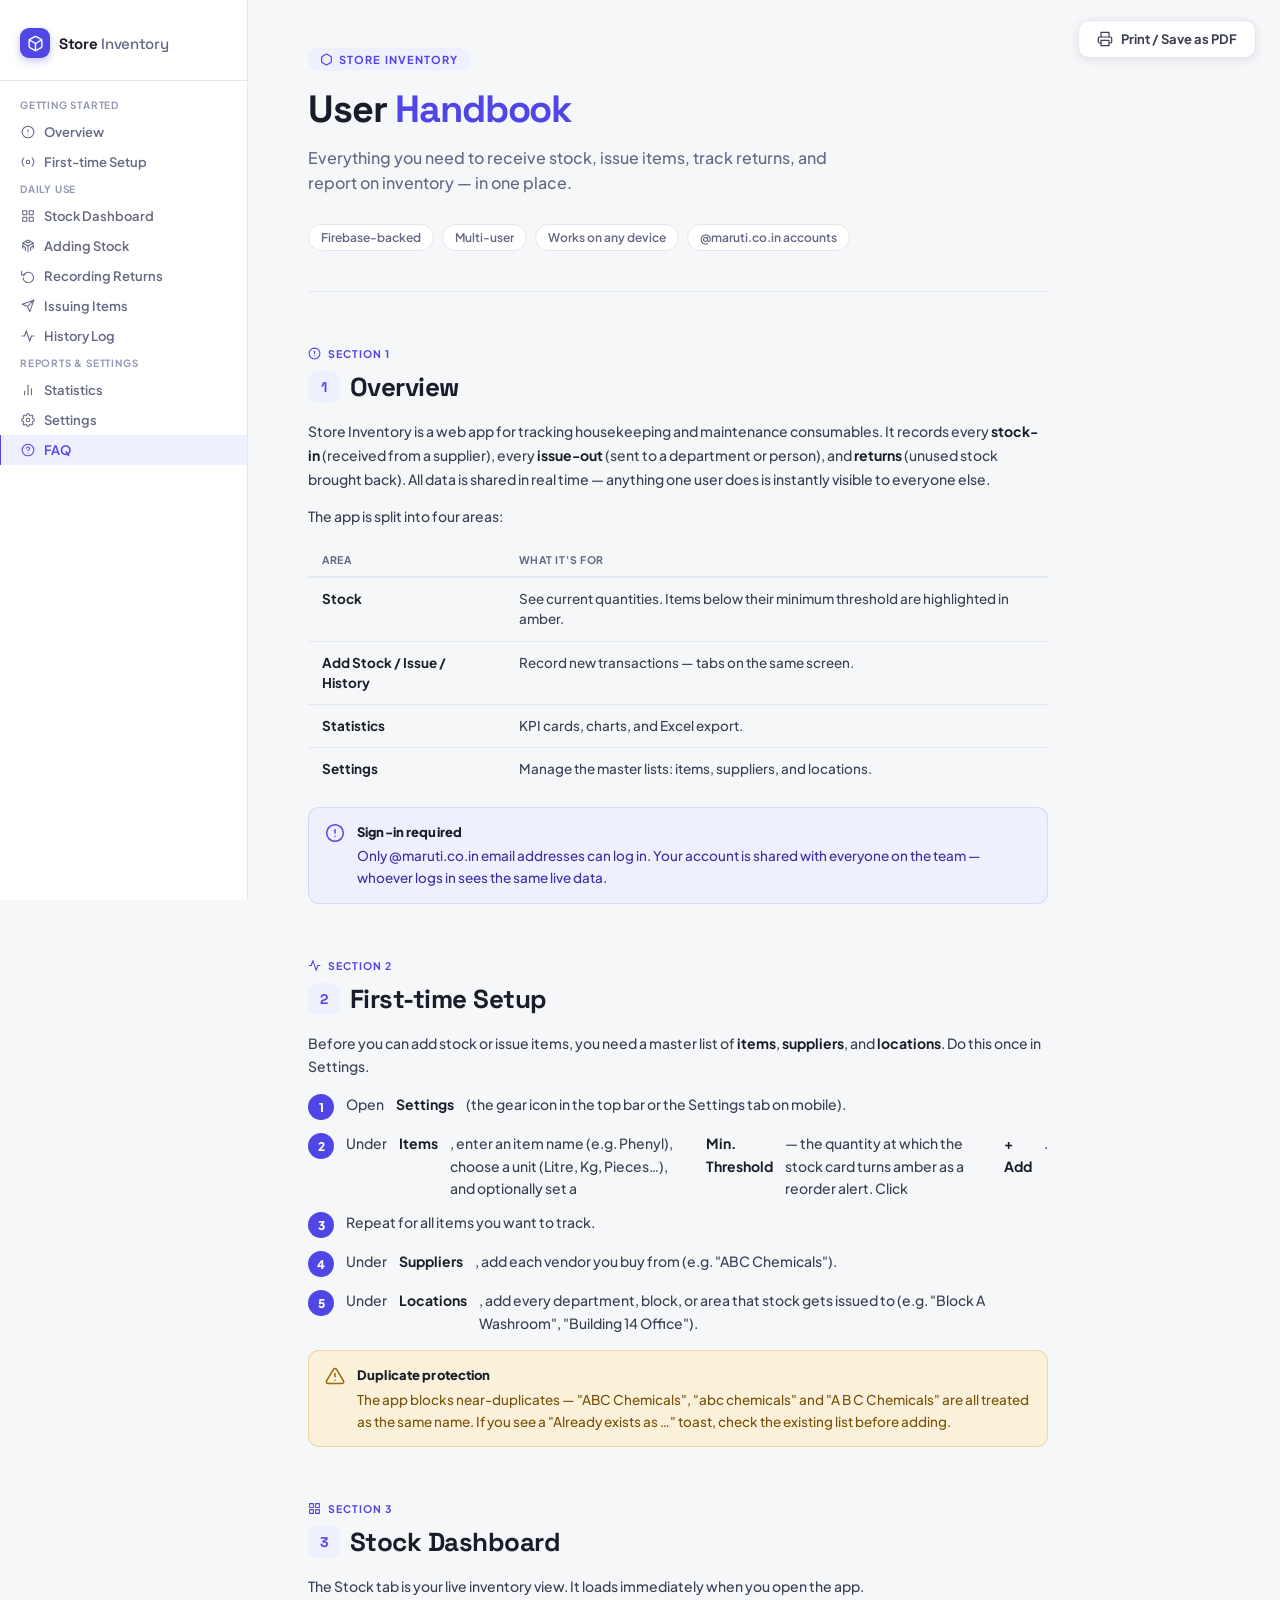
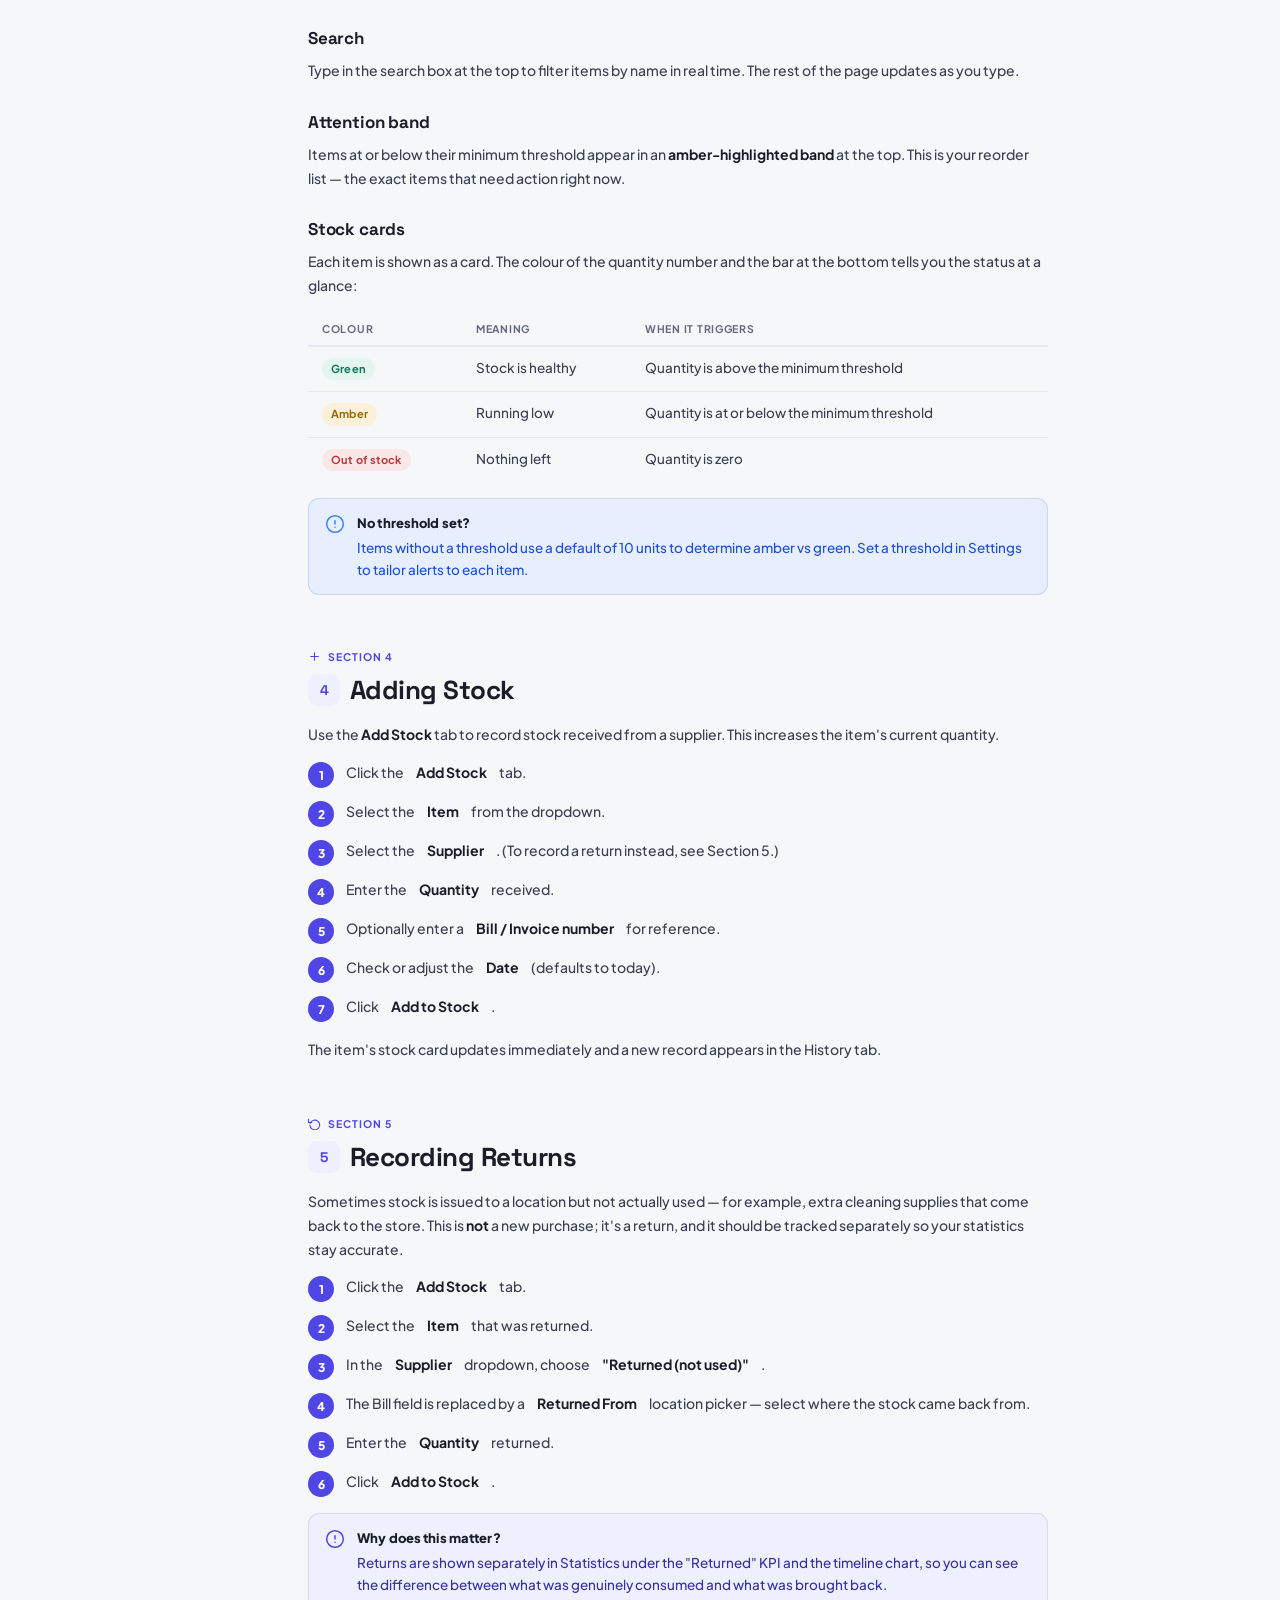
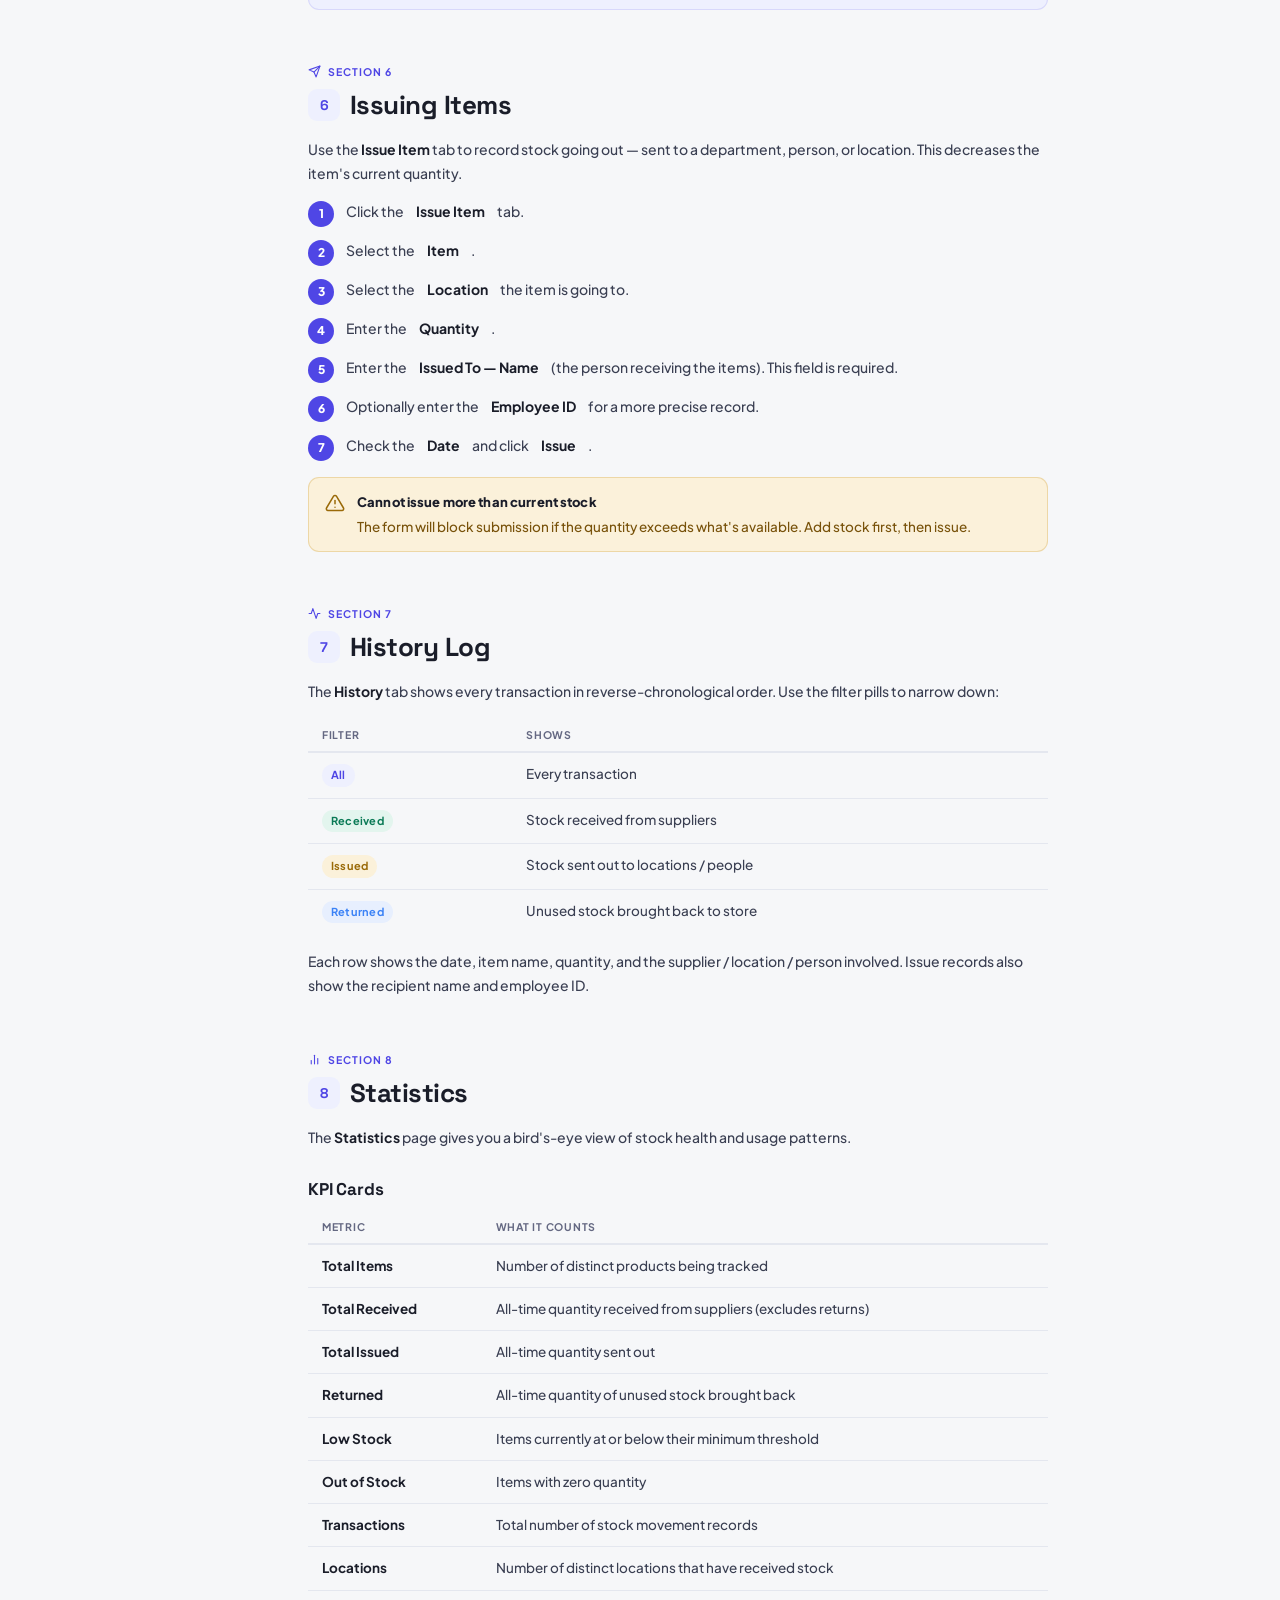
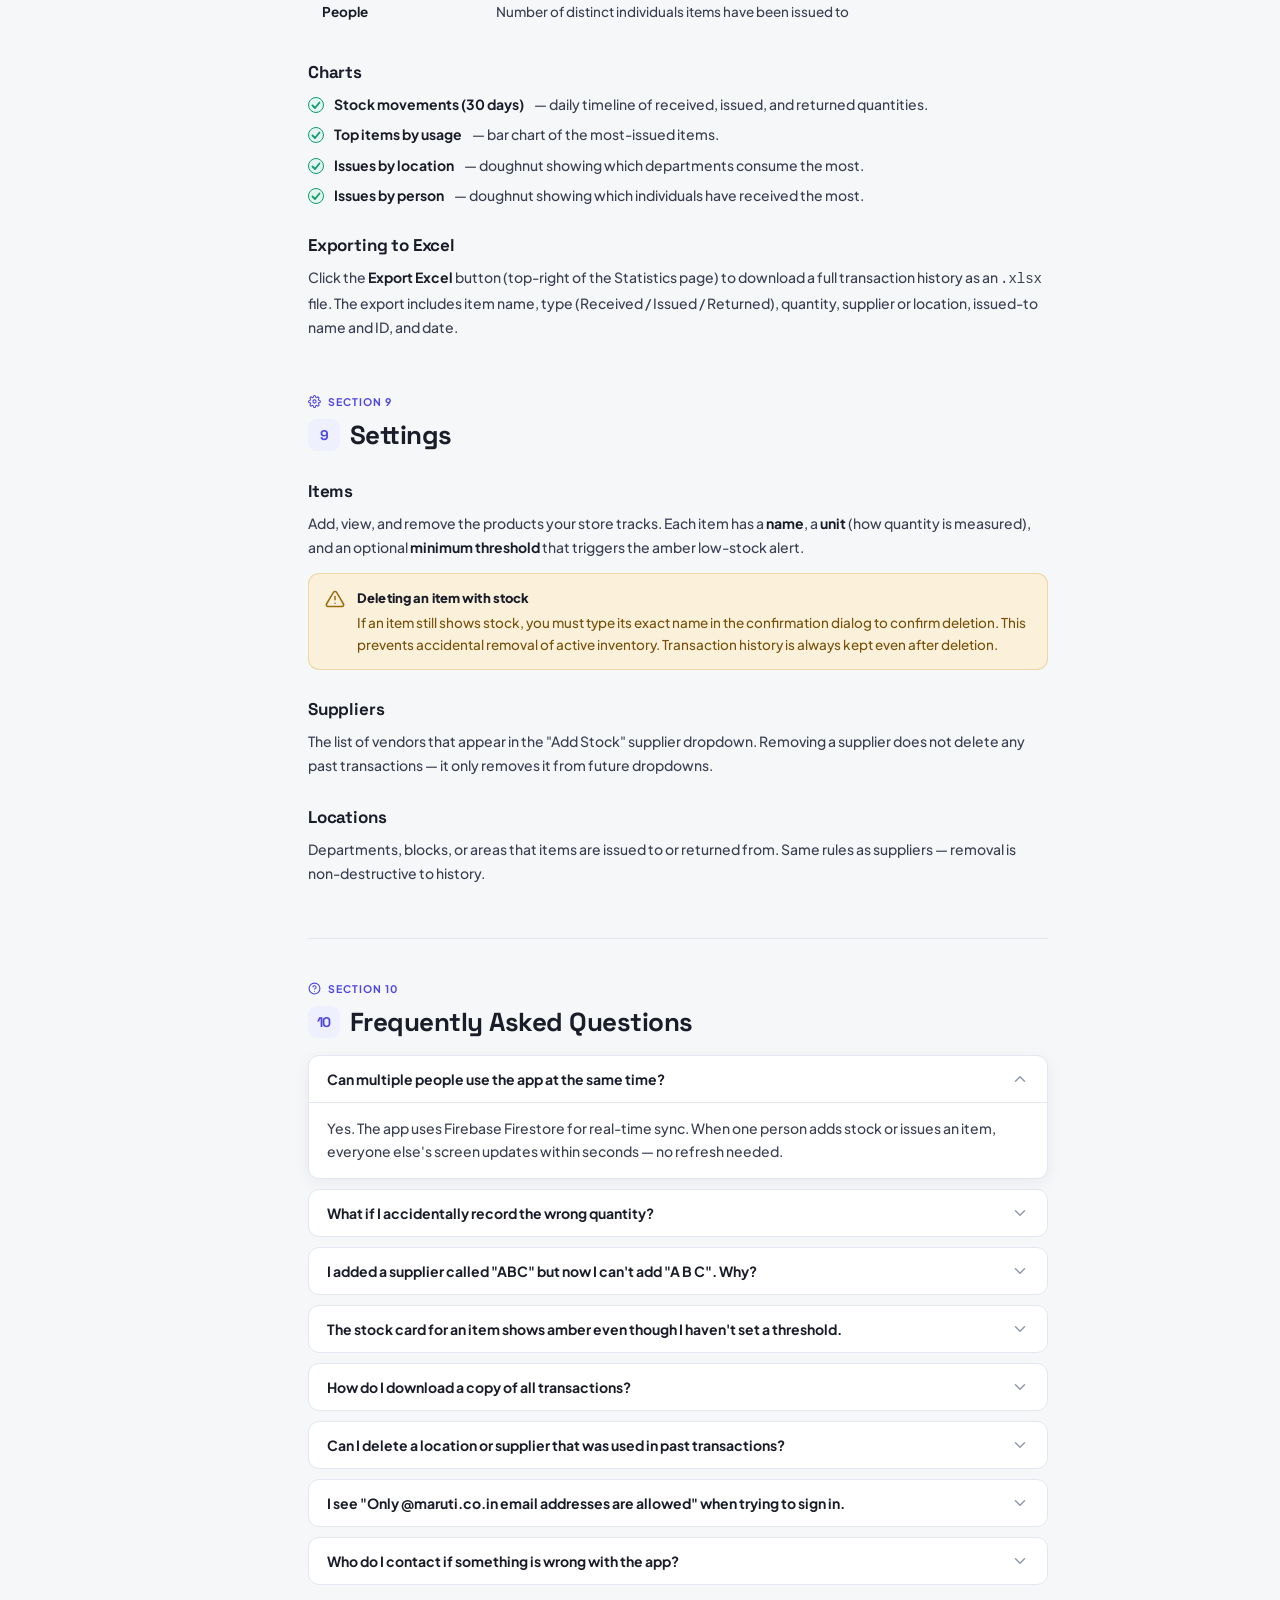
<file: handbook.html>
<!DOCTYPE html>
<html lang="en">
<head>
<meta charset="UTF-8">
<meta name="viewport" content="width=device-width, initial-scale=1.0">
<title>Store Inventory — User Handbook</title>
<link rel="preconnect" href="https://fonts.googleapis.com">
<link href="https://fonts.googleapis.com/css2?family=Plus+Jakarta+Sans:wght@400;500;600;700;800&family=Space+Grotesk:wght@500;600;700&display=swap" rel="stylesheet">
<style>
/* ── Variables ── */
:root{
  --ink:#1a1d29; --ink2:#3a3f52; --ink3:#646882; --ink4:#9499b3;
  --bg:#f6f7f9; --surface:#fff; --border:#e4e7ef;
  --primary:#4f46e5; --primaryD:#4338ca; --primaryS:#eef0fe; --primaryB:rgba(79,70,229,.14);
  --green:#0f9d6e; --greenS:#e3f5ee; --greenD:#0b7a56;
  --amber:#c2870b; --amberS:#fbf1da; --amberD:#9a6a08;
  --red:#dc4f57; --redS:#fbe7e8; --redD:#bb3942;
  --blue:#3b82f6; --blueS:#e7effe;
  --sidebar-w:248px;
  --r6:6px; --r8:9px; --r10:11px; --r12:13px;
}

*,*::before,*::after{box-sizing:border-box;margin:0;padding:0;}
html{scroll-behavior:smooth;font-size:15px;}
body{
  font-family:'Plus Jakarta Sans',system-ui,sans-serif;
  background:var(--bg); color:var(--ink);
  -webkit-font-smoothing:antialiased;
}

/* ── LAYOUT ── */
.layout{display:flex;min-height:100vh;}
.sidebar{
  width:var(--sidebar-w);flex-shrink:0;
  background:var(--surface);border-right:1px solid var(--border);
  position:sticky;top:0;height:100vh;overflow-y:auto;
  padding:28px 0 40px;
}
.main{flex:1;min-width:0;padding:48px 60px 80px;max-width:860px;}

/* ── SIDEBAR ── */
.sidebar-logo{
  display:flex;align-items:center;gap:9px;padding:0 20px 22px;
  border-bottom:1px solid var(--border);margin-bottom:18px;text-decoration:none;
}
.sidebar-logo-mark{
  width:30px;height:30px;border-radius:9px;
  background:var(--primary);color:#fff;display:grid;place-items:center;flex-shrink:0;
  box-shadow:0 3px 8px rgba(79,70,229,.32);
}
.sidebar-logo-mark svg{width:17px;height:17px;fill:none;stroke:#fff;stroke-width:2;stroke-linecap:round;stroke-linejoin:round;}
.sidebar-logo-name{font-family:'Space Grotesk',sans-serif;font-size:15px;font-weight:700;color:var(--ink);letter-spacing:-.02em;}
.sidebar-logo-name span{color:var(--ink3);font-weight:500;}

.toc-group{margin-bottom:6px;}
.toc-heading{font-size:10px;font-weight:700;text-transform:uppercase;letter-spacing:.08em;color:var(--ink4);padding:0 20px 6px;}
.toc-link{
  display:flex;align-items:center;gap:9px;padding:7px 20px;
  font-size:13px;font-weight:600;color:var(--ink3);text-decoration:none;
  transition:color .15s,background .15s;border-left:2px solid transparent;margin-left:-1px;
}
.toc-link:hover{color:var(--ink);background:var(--bg);}
.toc-link.active{color:var(--primary);background:var(--primaryS);border-left-color:var(--primary);}
.toc-link svg{width:14px;height:14px;fill:none;stroke:currentColor;stroke-width:1.8;stroke-linecap:round;stroke-linejoin:round;flex-shrink:0;}

/* ── PRINT BUTTON ── */
.print-btn{
  position:fixed;top:20px;right:24px;
  display:inline-flex;align-items:center;gap:8px;
  font-family:inherit;font-size:13px;font-weight:700;
  padding:10px 18px;border-radius:var(--r10);border:1.5px solid var(--border);
  background:var(--surface);color:var(--ink2);cursor:pointer;
  box-shadow:0 2px 10px rgba(20,24,48,.1);transition:all .17s ease;z-index:100;
}
.print-btn:hover{background:var(--primary);color:#fff;border-color:var(--primary);box-shadow:0 4px 14px rgba(79,70,229,.3);}
.print-btn svg{width:16px;height:16px;fill:none;stroke:currentColor;stroke-width:1.8;stroke-linecap:round;stroke-linejoin:round;}

/* ── CONTENT TYPOGRAPHY ── */
.cover{margin-bottom:52px;padding-bottom:40px;border-bottom:1px solid var(--border);}
.cover-tag{
  display:inline-flex;align-items:center;gap:6px;
  font-size:11px;font-weight:700;text-transform:uppercase;letter-spacing:.1em;
  color:var(--primary);background:var(--primaryS);
  padding:5px 12px;border-radius:100px;margin-bottom:18px;
}
.cover-title{
  font-family:'Space Grotesk',sans-serif;font-size:38px;font-weight:700;
  color:var(--ink);letter-spacing:-.03em;line-height:1.1;margin-bottom:14px;
}
.cover-title span{color:var(--primary);}
.cover-sub{font-size:16px;color:var(--ink3);line-height:1.6;font-weight:500;max-width:560px;margin-bottom:28px;}
.cover-chips{display:flex;flex-wrap:wrap;gap:8px;}
.chip{font-size:12px;font-weight:600;color:var(--ink3);background:var(--surface);
  border:1px solid var(--border);padding:5px 12px;border-radius:100px;}

section{margin-bottom:52px;scroll-margin-top:24px;}
.sec-label{
  display:inline-flex;align-items:center;gap:7px;
  font-size:10.5px;font-weight:700;text-transform:uppercase;letter-spacing:.1em;
  color:var(--primary);margin-bottom:10px;
}
.sec-label svg{width:13px;height:13px;fill:none;stroke:currentColor;stroke-width:2;stroke-linecap:round;stroke-linejoin:round;}
h2{
  font-family:'Space Grotesk',sans-serif;font-size:26px;font-weight:700;
  color:var(--ink);letter-spacing:-.02em;margin-bottom:16px;
  display:flex;align-items:center;gap:10px;
}
h2 .num{
  width:32px;height:32px;border-radius:var(--r8);background:var(--primaryS);
  color:var(--primary);font-size:14px;font-weight:800;display:grid;place-items:center;flex-shrink:0;
}
h3{font-family:'Space Grotesk',sans-serif;font-size:17px;font-weight:700;color:var(--ink);
  margin:28px 0 10px;letter-spacing:-.01em;}
p{font-size:14px;color:var(--ink2);line-height:1.7;margin-bottom:14px;font-weight:500;}
p:last-child{margin-bottom:0;}
strong{color:var(--ink);font-weight:700;}
a{color:var(--primary);font-weight:600;text-decoration:none;}
a:hover{text-decoration:underline;}

/* ── STEP LIST ── */
ol.steps{list-style:none;display:flex;flex-direction:column;gap:12px;margin-bottom:16px;}
ol.steps li{
  display:flex;align-items:flex-start;gap:12px;
  font-size:14px;color:var(--ink2);line-height:1.6;font-weight:500;
}
ol.steps li::before{
  content:attr(data-n);
  min-width:26px;height:26px;border-radius:100px;
  background:var(--primary);color:#fff;
  font-size:12px;font-weight:800;display:grid;place-items:center;
  flex-shrink:0;margin-top:1px;
}

ul.checks{list-style:none;display:flex;flex-direction:column;gap:8px;margin-bottom:16px;}
ul.checks li{
  display:flex;align-items:flex-start;gap:10px;
  font-size:14px;color:var(--ink2);line-height:1.6;font-weight:500;
}
ul.checks li::before{
  content:'';width:16px;height:16px;flex-shrink:0;margin-top:4px;
  background:url("data:image/svg+xml,%3Csvg xmlns='http://www.w3.org/2000/svg' viewBox='0 0 16 16'%3E%3Ccircle cx='8' cy='8' r='7.5' fill='%23e3f5ee' stroke='%230f9d6e' stroke-width='1'/%3E%3Cpolyline points='4.5 8.5 7 11 11.5 5.5' fill='none' stroke='%230f9d6e' stroke-width='1.8' stroke-linecap='round' stroke-linejoin='round'/%3E%3C/svg%3E") center/contain no-repeat;
}

/* ── CALLOUTS ── */
.callout{
  display:flex;gap:12px;padding:14px 16px;border-radius:var(--r10);margin-bottom:16px;
  border:1px solid transparent;
}
.callout-ico{width:20px;height:20px;flex-shrink:0;margin-top:1px;}
.callout-ico svg{width:20px;height:20px;fill:none;stroke:currentColor;stroke-width:1.8;stroke-linecap:round;stroke-linejoin:round;}
.callout-body{font-size:13.5px;line-height:1.6;font-weight:500;}
.callout-body strong{display:block;font-size:13px;font-weight:800;margin-bottom:3px;letter-spacing:.01em;}
.callout.tip{background:var(--primaryS);border-color:var(--primaryB);color:var(--primary);}
.callout.tip .callout-body{color:#3730a3;}
.callout.warn{background:var(--amberS);border-color:rgba(194,135,11,.25);color:var(--amberD);}
.callout.warn .callout-body{color:#78520a;}
.callout.info{background:var(--blueS);border-color:rgba(59,130,246,.2);color:var(--blue);}
.callout.info .callout-body{color:#1d4ed8;}

/* ── TABLE ── */
.tbl-wrap{overflow-x:auto;margin-bottom:16px;}
table{width:100%;border-collapse:collapse;font-size:13.5px;}
thead th{
  font-size:10.5px;font-weight:700;text-transform:uppercase;letter-spacing:.07em;
  color:var(--ink3);padding:10px 14px;text-align:left;
  background:var(--bg);border-bottom:2px solid var(--border);white-space:nowrap;
}
tbody td{
  padding:11px 14px;color:var(--ink2);font-weight:500;line-height:1.5;
  border-bottom:1px solid var(--border);vertical-align:top;
}
tbody tr:last-child td{border-bottom:none;}
tbody tr:hover td{background:var(--bg);}
td strong{color:var(--ink);}
td code{background:var(--bg);border:1px solid var(--border);border-radius:5px;
  padding:2px 6px;font-size:12px;font-family:monospace;color:var(--ink2);}

/* ── BADGE ── */
.badge{
  display:inline-block;font-size:11px;font-weight:700;padding:3px 9px;
  border-radius:100px;letter-spacing:.02em;white-space:nowrap;
}
.badge-green{background:var(--greenS);color:var(--greenD);}
.badge-amber{background:var(--amberS);color:var(--amberD);}
.badge-red{background:var(--redS);color:var(--redD);}
.badge-blue{background:var(--blueS);color:var(--blue);}
.badge-primary{background:var(--primaryS);color:var(--primary);}

/* ── DIVIDER ── */
.divider{height:1px;background:var(--border);margin:40px 0;}

/* ── FAQ ── */
details{
  border:1px solid var(--border);border-radius:var(--r10);margin-bottom:10px;
  background:var(--surface);overflow:hidden;
}
details[open]{box-shadow:0 4px 16px rgba(24,28,58,.06);}
summary{
  font-size:14px;font-weight:700;color:var(--ink);padding:14px 18px;cursor:pointer;
  list-style:none;display:flex;justify-content:space-between;align-items:center;
  gap:12px;
}
summary::-webkit-details-marker{display:none;}
summary::after{
  content:'';width:18px;height:18px;flex-shrink:0;
  background:url("data:image/svg+xml,%3Csvg xmlns='http://www.w3.org/2000/svg' viewBox='0 0 24 24'%3E%3Cpolyline points='6 9 12 15 18 9' fill='none' stroke='%239499b3' stroke-width='2' stroke-linecap='round' stroke-linejoin='round'/%3E%3C/svg%3E") center/contain no-repeat;
  transition:transform .18s ease;
}
details[open] summary::after{transform:rotate(180deg);}
details[open] summary{border-bottom:1px solid var(--border);}
.faq-body{padding:14px 18px;font-size:13.5px;color:var(--ink2);line-height:1.65;font-weight:500;}
.faq-body p{margin-bottom:8px;}
.faq-body p:last-child{margin-bottom:0;}

/* ── RESPONSIVE ── */
@media(max-width:860px){
  .sidebar{display:none;}
  .main{padding:28px 22px 60px;}
  .print-btn{top:14px;right:14px;padding:8px 14px;font-size:12px;}
  .cover-title{font-size:28px;}
}

/* ── PRINT ── */
@media print{
  .sidebar,.print-btn{display:none !important;}
  .layout{display:block;}
  .main{padding:0;max-width:none;}
  body{font-size:11pt;background:#fff;}
  .cover-title{font-size:26pt;}
  h2{font-size:18pt;page-break-before:always;margin-top:0;}
  h2:first-of-type{page-break-before:avoid;}
  h3{font-size:13pt;}
  section{margin-bottom:0;page-break-inside:avoid;}
  .cover{page-break-after:always;padding-bottom:0;border:none;}
  .callout{border:1px solid #ccc !important;background:#f9f9f9 !important;}
  details{border:1px solid #ccc;}
  details:not([open]){display:none;}
  a{color:inherit;text-decoration:none;}
  .tbl-wrap{page-break-inside:avoid;}
}
</style>
</head>
<body>

<button class="print-btn" onclick="window.print()">
  <svg viewBox="0 0 24 24"><polyline points="6 9 6 2 18 2 18 9"/><path d="M6 18H4a2 2 0 0 1-2-2v-5a2 2 0 0 1 2-2h16a2 2 0 0 1 2 2v5a2 2 0 0 1-2 2h-2"/><rect x="6" y="14" width="12" height="8"/></svg>
  Print / Save as PDF
</button>

<div class="layout">

  <!-- ── SIDEBAR ── -->
  <nav class="sidebar" aria-label="Contents">
    <a class="sidebar-logo" href="index.html" target="_self">
      <div class="sidebar-logo-mark">
        <svg viewBox="0 0 24 24"><path d="M21 16V8a2 2 0 0 0-1-1.73l-7-4a2 2 0 0 0-2 0l-7 4A2 2 0 0 0 3 8v8a2 2 0 0 0 1 1.73l7 4a2 2 0 0 0 2 0l7-4A2 2 0 0 0 21 16z"/><polyline points="3.27 6.96 12 12.01 20.73 6.96"/><line x1="12" y1="22.08" x2="12" y2="12"/></svg>
      </div>
      <span class="sidebar-logo-name">Store <span>Inventory</span></span>
    </a>

    <div class="toc-group">
      <div class="toc-heading">Getting Started</div>
      <a class="toc-link" href="#overview">
        <svg viewBox="0 0 24 24"><circle cx="12" cy="12" r="10"/><line x1="12" y1="8" x2="12" y2="12"/><line x1="12" y1="16" x2="12.01" y2="16"/></svg>Overview
      </a>
      <a class="toc-link" href="#setup">
        <svg viewBox="0 0 24 24"><circle cx="12" cy="12" r="3"/><path d="M19.07 4.93a10 10 0 0 1 0 14.14M4.93 4.93a10 10 0 0 0 0 14.14"/></svg>First-time Setup
      </a>
    </div>

    <div class="toc-group">
      <div class="toc-heading">Daily Use</div>
      <a class="toc-link" href="#dashboard">
        <svg viewBox="0 0 24 24"><rect x="3" y="3" width="7" height="7"/><rect x="14" y="3" width="7" height="7"/><rect x="14" y="14" width="7" height="7"/><rect x="3" y="14" width="7" height="7"/></svg>Stock Dashboard
      </a>
      <a class="toc-link" href="#addstock">
        <svg viewBox="0 0 24 24"><path d="M21 16V8a2 2 0 0 0-1-1.73l-7-4a2 2 0 0 0-2 0l-7 4A2 2 0 0 0 3 8v8"/><polyline points="7.5 4.21 12 6.81 16.5 4.21"/><polyline points="7.5 19.79 7.5 14.6 3 12"/><polyline points="21 12 16.5 14.6 16.5 19.79"/><polyline points="3.27 6.96 12 12.01 20.73 6.96"/><line x1="12" y1="22.08" x2="12" y2="12"/></svg>Adding Stock
      </a>
      <a class="toc-link" href="#returns">
        <svg viewBox="0 0 24 24"><polyline points="1 4 1 10 7 10"/><path d="M3.51 15a9 9 0 1 0 .49-3.18"/></svg>Recording Returns
      </a>
      <a class="toc-link" href="#issue">
        <svg viewBox="0 0 24 24"><line x1="22" y1="2" x2="11" y2="13"/><polygon points="22 2 15 22 11 13 2 9 22 2"/></svg>Issuing Items
      </a>
      <a class="toc-link" href="#history">
        <svg viewBox="0 0 24 24"><polyline points="22 12 18 12 15 21 9 3 6 12 2 12"/></svg>History Log
      </a>
    </div>

    <div class="toc-group">
      <div class="toc-heading">Reports & Settings</div>
      <a class="toc-link" href="#stats">
        <svg viewBox="0 0 24 24"><line x1="18" y1="20" x2="18" y2="10"/><line x1="12" y1="20" x2="12" y2="4"/><line x1="6" y1="20" x2="6" y2="14"/></svg>Statistics
      </a>
      <a class="toc-link" href="#settings">
        <svg viewBox="0 0 24 24"><circle cx="12" cy="12" r="3"/><path d="M19.4 15a1.65 1.65 0 0 0 .33 1.82l.06.06a2 2 0 0 1-2.83 2.83l-.06-.06a1.65 1.65 0 0 0-1.82-.33 1.65 1.65 0 0 0-1 1.51V21a2 2 0 0 1-4 0v-.09A1.65 1.65 0 0 0 9 19.4a1.65 1.65 0 0 0-1.82.33l-.06.06a2 2 0 0 1-2.83-2.83l.06-.06A1.65 1.65 0 0 0 4.68 15a1.65 1.65 0 0 0-1.51-1H3a2 2 0 0 1 0-4h.09A1.65 1.65 0 0 0 4.6 9a1.65 1.65 0 0 0-.33-1.82l-.06-.06a2 2 0 0 1 2.83-2.83l.06.06A1.65 1.65 0 0 0 9 4.68a1.65 1.65 0 0 0 1-1.51V3a2 2 0 0 1 4 0v.09a1.65 1.65 0 0 0 1 1.51 1.65 1.65 0 0 0 1.82-.33l.06-.06a2 2 0 0 1 2.83 2.83l-.06.06A1.65 1.65 0 0 0 19.4 9a1.65 1.65 0 0 0 1.51 1H21a2 2 0 0 1 0 4h-.09a1.65 1.65 0 0 0-1.51 1z"/></svg>Settings
      </a>
      <a class="toc-link" href="#faq">
        <svg viewBox="0 0 24 24"><circle cx="12" cy="12" r="10"/><path d="M9.09 9a3 3 0 0 1 5.83 1c0 2-3 3-3 3"/><line x1="12" y1="17" x2="12.01" y2="17"/></svg>FAQ
      </a>
    </div>
  </nav>

  <!-- ── MAIN CONTENT ── -->
  <main class="main">

    <!-- Cover -->
    <div class="cover" id="top">
      <div class="cover-tag">
        <svg width="13" height="13" viewBox="0 0 24 24" fill="none" stroke="currentColor" stroke-width="2.2" stroke-linecap="round" stroke-linejoin="round"><path d="M21 16V8a2 2 0 0 0-1-1.73l-7-4a2 2 0 0 0-2 0l-7 4A2 2 0 0 0 3 8v8a2 2 0 0 0 1 1.73l7 4a2 2 0 0 0 2 0l7-4A2 2 0 0 0 21 16z"/></svg>
        Store Inventory
      </div>
      <div class="cover-title">User <span>Handbook</span></div>
      <div class="cover-sub">Everything you need to receive stock, issue items, track returns, and report on inventory — in one place.</div>
      <div class="cover-chips">
        <span class="chip">Firebase-backed</span>
        <span class="chip">Multi-user</span>
        <span class="chip">Works on any device</span>
        <span class="chip">@maruti.co.in accounts</span>
      </div>
    </div>

    <!-- 1. Overview -->
    <section id="overview">
      <div class="sec-label">
        <svg viewBox="0 0 24 24"><circle cx="12" cy="12" r="10"/><line x1="12" y1="8" x2="12" y2="12"/><line x1="12" y1="16" x2="12.01" y2="16"/></svg>
        Section 1
      </div>
      <h2><span class="num">1</span>Overview</h2>
      <p>Store Inventory is a web app for tracking housekeeping and maintenance consumables. It records every <strong>stock-in</strong> (received from a supplier), every <strong>issue-out</strong> (sent to a department or person), and <strong>returns</strong> (unused stock brought back). All data is shared in real time — anything one user does is instantly visible to everyone else.</p>
      <p>The app is split into four areas:</p>
      <div class="tbl-wrap">
        <table>
          <thead><tr><th>Area</th><th>What it's for</th></tr></thead>
          <tbody>
            <tr><td><strong>Stock</strong></td><td>See current quantities. Items below their minimum threshold are highlighted in amber.</td></tr>
            <tr><td><strong>Add Stock / Issue / History</strong></td><td>Record new transactions — tabs on the same screen.</td></tr>
            <tr><td><strong>Statistics</strong></td><td>KPI cards, charts, and Excel export.</td></tr>
            <tr><td><strong>Settings</strong></td><td>Manage the master lists: items, suppliers, and locations.</td></tr>
          </tbody>
        </table>
      </div>
      <div class="callout tip">
        <div class="callout-ico"><svg viewBox="0 0 24 24"><circle cx="12" cy="12" r="10"/><line x1="12" y1="8" x2="12" y2="12"/><line x1="12" y1="16" x2="12.01" y2="16"/></svg></div>
        <div class="callout-body"><strong>Sign-in required</strong>Only @maruti.co.in email addresses can log in. Your account is shared with everyone on the team — whoever logs in sees the same live data.</div>
      </div>
    </section>

    <!-- 2. First-time setup -->
    <section id="setup">
      <div class="sec-label">
        <svg viewBox="0 0 24 24"><polyline points="22 12 18 12 15 21 9 3 6 12 2 12"/></svg>
        Section 2
      </div>
      <h2><span class="num">2</span>First-time Setup</h2>
      <p>Before you can add stock or issue items, you need a master list of <strong>items</strong>, <strong>suppliers</strong>, and <strong>locations</strong>. Do this once in Settings.</p>
      <ol class="steps">
        <li data-n="1">Open <strong>Settings</strong> (the gear icon in the top bar or the Settings tab on mobile).</li>
        <li data-n="2">Under <strong>Items</strong>, enter an item name (e.g. Phenyl), choose a unit (Litre, Kg, Pieces…), and optionally set a <strong>Min. Threshold</strong> — the quantity at which the stock card turns amber as a reorder alert. Click <strong>+ Add</strong>.</li>
        <li data-n="3">Repeat for all items you want to track.</li>
        <li data-n="4">Under <strong>Suppliers</strong>, add each vendor you buy from (e.g. "ABC Chemicals").</li>
        <li data-n="5">Under <strong>Locations</strong>, add every department, block, or area that stock gets issued to (e.g. "Block A Washroom", "Building 14 Office").</li>
      </ol>
      <div class="callout warn">
        <div class="callout-ico"><svg viewBox="0 0 24 24"><path d="M10.29 3.86L1.82 18a2 2 0 0 0 1.71 3h16.94a2 2 0 0 0 1.71-3L13.71 3.86a2 2 0 0 0-3.42 0z"/><line x1="12" y1="9" x2="12" y2="13"/><line x1="12" y1="17" x2="12.01" y2="17"/></svg></div>
        <div class="callout-body"><strong>Duplicate protection</strong>The app blocks near-duplicates — "ABC Chemicals", "abc chemicals" and "A B C Chemicals" are all treated as the same name. If you see a "Already exists as …" toast, check the existing list before adding.</div>
      </div>
    </section>

    <!-- 3. Stock Dashboard -->
    <section id="dashboard">
      <div class="sec-label">
        <svg viewBox="0 0 24 24"><rect x="3" y="3" width="7" height="7"/><rect x="14" y="3" width="7" height="7"/><rect x="14" y="14" width="7" height="7"/><rect x="3" y="14" width="7" height="7"/></svg>
        Section 3
      </div>
      <h2><span class="num">3</span>Stock Dashboard</h2>
      <p>The Stock tab is your live inventory view. It loads immediately when you open the app.</p>

      <h3>Search</h3>
      <p>Type in the search box at the top to filter items by name in real time. The rest of the page updates as you type.</p>

      <h3>Attention band</h3>
      <p>Items at or below their minimum threshold appear in an <strong>amber-highlighted band</strong> at the top. This is your reorder list — the exact items that need action right now.</p>

      <h3>Stock cards</h3>
      <p>Each item is shown as a card. The colour of the quantity number and the bar at the bottom tells you the status at a glance:</p>
      <div class="tbl-wrap">
        <table>
          <thead><tr><th>Colour</th><th>Meaning</th><th>When it triggers</th></tr></thead>
          <tbody>
            <tr><td><span class="badge badge-green">Green</span></td><td>Stock is healthy</td><td>Quantity is above the minimum threshold</td></tr>
            <tr><td><span class="badge badge-amber">Amber</span></td><td>Running low</td><td>Quantity is at or below the minimum threshold</td></tr>
            <tr><td><span class="badge badge-red">Out of stock</span></td><td>Nothing left</td><td>Quantity is zero</td></tr>
          </tbody>
        </table>
      </div>
      <div class="callout info">
        <div class="callout-ico"><svg viewBox="0 0 24 24"><circle cx="12" cy="12" r="10"/><line x1="12" y1="8" x2="12" y2="12"/><line x1="12" y1="16" x2="12.01" y2="16"/></svg></div>
        <div class="callout-body"><strong>No threshold set?</strong>Items without a threshold use a default of 10 units to determine amber vs green. Set a threshold in Settings to tailor alerts to each item.</div>
      </div>
    </section>

    <!-- 4. Adding Stock -->
    <section id="addstock">
      <div class="sec-label">
        <svg viewBox="0 0 24 24"><line x1="12" y1="5" x2="12" y2="19"/><line x1="5" y1="12" x2="19" y2="12"/></svg>
        Section 4
      </div>
      <h2><span class="num">4</span>Adding Stock</h2>
      <p>Use the <strong>Add Stock</strong> tab to record stock received from a supplier. This increases the item's current quantity.</p>
      <ol class="steps">
        <li data-n="1">Click the <strong>Add Stock</strong> tab.</li>
        <li data-n="2">Select the <strong>Item</strong> from the dropdown.</li>
        <li data-n="3">Select the <strong>Supplier</strong>. (To record a return instead, see Section 5.)</li>
        <li data-n="4">Enter the <strong>Quantity</strong> received.</li>
        <li data-n="5">Optionally enter a <strong>Bill / Invoice number</strong> for reference.</li>
        <li data-n="6">Check or adjust the <strong>Date</strong> (defaults to today).</li>
        <li data-n="7">Click <strong>Add to Stock</strong>.</li>
      </ol>
      <p>The item's stock card updates immediately and a new record appears in the History tab.</p>
    </section>

    <!-- 5. Returns -->
    <section id="returns">
      <div class="sec-label">
        <svg viewBox="0 0 24 24"><polyline points="1 4 1 10 7 10"/><path d="M3.51 15a9 9 0 1 0 .49-3.18"/></svg>
        Section 5
      </div>
      <h2><span class="num">5</span>Recording Returns</h2>
      <p>Sometimes stock is issued to a location but not actually used — for example, extra cleaning supplies that come back to the store. This is <strong>not</strong> a new purchase; it's a return, and it should be tracked separately so your statistics stay accurate.</p>
      <ol class="steps">
        <li data-n="1">Click the <strong>Add Stock</strong> tab.</li>
        <li data-n="2">Select the <strong>Item</strong> that was returned.</li>
        <li data-n="3">In the <strong>Supplier</strong> dropdown, choose <strong>"Returned (not used)"</strong>.</li>
        <li data-n="4">The Bill field is replaced by a <strong>Returned From</strong> location picker — select where the stock came back from.</li>
        <li data-n="5">Enter the <strong>Quantity</strong> returned.</li>
        <li data-n="6">Click <strong>Add to Stock</strong>.</li>
      </ol>
      <div class="callout tip">
        <div class="callout-ico"><svg viewBox="0 0 24 24"><circle cx="12" cy="12" r="10"/><line x1="12" y1="8" x2="12" y2="12"/><line x1="12" y1="16" x2="12.01" y2="16"/></svg></div>
        <div class="callout-body"><strong>Why does this matter?</strong>Returns are shown separately in Statistics under the "Returned" KPI and the timeline chart, so you can see the difference between what was genuinely consumed and what was brought back.</div>
      </div>
    </section>

    <!-- 6. Issuing Items -->
    <section id="issue">
      <div class="sec-label">
        <svg viewBox="0 0 24 24"><line x1="22" y1="2" x2="11" y2="13"/><polygon points="22 2 15 22 11 13 2 9 22 2"/></svg>
        Section 6
      </div>
      <h2><span class="num">6</span>Issuing Items</h2>
      <p>Use the <strong>Issue Item</strong> tab to record stock going out — sent to a department, person, or location. This decreases the item's current quantity.</p>
      <ol class="steps">
        <li data-n="1">Click the <strong>Issue Item</strong> tab.</li>
        <li data-n="2">Select the <strong>Item</strong>.</li>
        <li data-n="3">Select the <strong>Location</strong> the item is going to.</li>
        <li data-n="4">Enter the <strong>Quantity</strong>.</li>
        <li data-n="5">Enter the <strong>Issued To — Name</strong> (the person receiving the items). This field is required.</li>
        <li data-n="6">Optionally enter the <strong>Employee ID</strong> for a more precise record.</li>
        <li data-n="7">Check the <strong>Date</strong> and click <strong>Issue</strong>.</li>
      </ol>
      <div class="callout warn">
        <div class="callout-ico"><svg viewBox="0 0 24 24"><path d="M10.29 3.86L1.82 18a2 2 0 0 0 1.71 3h16.94a2 2 0 0 0 1.71-3L13.71 3.86a2 2 0 0 0-3.42 0z"/><line x1="12" y1="9" x2="12" y2="13"/><line x1="12" y1="17" x2="12.01" y2="17"/></svg></div>
        <div class="callout-body"><strong>Cannot issue more than current stock</strong>The form will block submission if the quantity exceeds what's available. Add stock first, then issue.</div>
      </div>
    </section>

    <!-- 7. History -->
    <section id="history">
      <div class="sec-label">
        <svg viewBox="0 0 24 24"><polyline points="22 12 18 12 15 21 9 3 6 12 2 12"/></svg>
        Section 7
      </div>
      <h2><span class="num">7</span>History Log</h2>
      <p>The <strong>History</strong> tab shows every transaction in reverse-chronological order. Use the filter pills to narrow down:</p>
      <div class="tbl-wrap">
        <table>
          <thead><tr><th>Filter</th><th>Shows</th></tr></thead>
          <tbody>
            <tr><td><span class="badge badge-primary">All</span></td><td>Every transaction</td></tr>
            <tr><td><span class="badge badge-green">Received</span></td><td>Stock received from suppliers</td></tr>
            <tr><td><span class="badge badge-amber">Issued</span></td><td>Stock sent out to locations / people</td></tr>
            <tr><td><span class="badge badge-blue">Returned</span></td><td>Unused stock brought back to store</td></tr>
          </tbody>
        </table>
      </div>
      <p>Each row shows the date, item name, quantity, and the supplier / location / person involved. Issue records also show the recipient name and employee ID.</p>
    </section>

    <!-- 8. Statistics -->
    <section id="stats">
      <div class="sec-label">
        <svg viewBox="0 0 24 24"><line x1="18" y1="20" x2="18" y2="10"/><line x1="12" y1="20" x2="12" y2="4"/><line x1="6" y1="20" x2="6" y2="14"/></svg>
        Section 8
      </div>
      <h2><span class="num">8</span>Statistics</h2>
      <p>The <strong>Statistics</strong> page gives you a bird's-eye view of stock health and usage patterns.</p>

      <h3>KPI Cards</h3>
      <div class="tbl-wrap">
        <table>
          <thead><tr><th>Metric</th><th>What it counts</th></tr></thead>
          <tbody>
            <tr><td><strong>Total Items</strong></td><td>Number of distinct products being tracked</td></tr>
            <tr><td><strong>Total Received</strong></td><td>All-time quantity received from suppliers (excludes returns)</td></tr>
            <tr><td><strong>Total Issued</strong></td><td>All-time quantity sent out</td></tr>
            <tr><td><strong>Returned</strong></td><td>All-time quantity of unused stock brought back</td></tr>
            <tr><td><strong>Low Stock</strong></td><td>Items currently at or below their minimum threshold</td></tr>
            <tr><td><strong>Out of Stock</strong></td><td>Items with zero quantity</td></tr>
            <tr><td><strong>Transactions</strong></td><td>Total number of stock movement records</td></tr>
            <tr><td><strong>Locations</strong></td><td>Number of distinct locations that have received stock</td></tr>
            <tr><td><strong>People</strong></td><td>Number of distinct individuals items have been issued to</td></tr>
          </tbody>
        </table>
      </div>

      <h3>Charts</h3>
      <ul class="checks">
        <li><strong>Stock movements (30 days)</strong> — daily timeline of received, issued, and returned quantities.</li>
        <li><strong>Top items by usage</strong> — bar chart of the most-issued items.</li>
        <li><strong>Issues by location</strong> — doughnut showing which departments consume the most.</li>
        <li><strong>Issues by person</strong> — doughnut showing which individuals have received the most.</li>
      </ul>

      <h3>Exporting to Excel</h3>
      <p>Click the <strong>Export Excel</strong> button (top-right of the Statistics page) to download a full transaction history as an <code>.xlsx</code> file. The export includes item name, type (Received / Issued / Returned), quantity, supplier or location, issued-to name and ID, and date.</p>
    </section>

    <!-- 9. Settings -->
    <section id="settings">
      <div class="sec-label">
        <svg viewBox="0 0 24 24"><circle cx="12" cy="12" r="3"/><path d="M19.4 15a1.65 1.65 0 0 0 .33 1.82l.06.06a2 2 0 0 1-2.83 2.83l-.06-.06a1.65 1.65 0 0 0-1.82-.33 1.65 1.65 0 0 0-1 1.51V21a2 2 0 0 1-4 0v-.09A1.65 1.65 0 0 0 9 19.4a1.65 1.65 0 0 0-1.82.33l-.06.06a2 2 0 0 1-2.83-2.83l.06-.06A1.65 1.65 0 0 0 4.68 15a1.65 1.65 0 0 0-1.51-1H3a2 2 0 0 1 0-4h.09A1.65 1.65 0 0 0 4.6 9a1.65 1.65 0 0 0-.33-1.82l-.06-.06a2 2 0 0 1 2.83-2.83l.06.06A1.65 1.65 0 0 0 9 4.68a1.65 1.65 0 0 0 1-1.51V3a2 2 0 0 1 4 0v.09a1.65 1.65 0 0 0 1 1.51 1.65 1.65 0 0 0 1.82-.33l.06-.06a2 2 0 0 1 2.83 2.83l-.06.06A1.65 1.65 0 0 0 19.4 9a1.65 1.65 0 0 0 1.51 1H21a2 2 0 0 1 0 4h-.09a1.65 1.65 0 0 0-1.51 1z"/></svg>
        Section 9
      </div>
      <h2><span class="num">9</span>Settings</h2>

      <h3>Items</h3>
      <p>Add, view, and remove the products your store tracks. Each item has a <strong>name</strong>, a <strong>unit</strong> (how quantity is measured), and an optional <strong>minimum threshold</strong> that triggers the amber low-stock alert.</p>
      <div class="callout warn">
        <div class="callout-ico"><svg viewBox="0 0 24 24"><path d="M10.29 3.86L1.82 18a2 2 0 0 0 1.71 3h16.94a2 2 0 0 0 1.71-3L13.71 3.86a2 2 0 0 0-3.42 0z"/><line x1="12" y1="9" x2="12" y2="13"/><line x1="12" y1="17" x2="12.01" y2="17"/></svg></div>
        <div class="callout-body"><strong>Deleting an item with stock</strong>If an item still shows stock, you must type its exact name in the confirmation dialog to confirm deletion. This prevents accidental removal of active inventory. Transaction history is always kept even after deletion.</div>
      </div>

      <h3>Suppliers</h3>
      <p>The list of vendors that appear in the "Add Stock" supplier dropdown. Removing a supplier does not delete any past transactions — it only removes it from future dropdowns.</p>

      <h3>Locations</h3>
      <p>Departments, blocks, or areas that items are issued to or returned from. Same rules as suppliers — removal is non-destructive to history.</p>
    </section>

    <div class="divider"></div>

    <!-- 10. FAQ -->
    <section id="faq">
      <div class="sec-label">
        <svg viewBox="0 0 24 24"><circle cx="12" cy="12" r="10"/><path d="M9.09 9a3 3 0 0 1 5.83 1c0 2-3 3-3 3"/><line x1="12" y1="17" x2="12.01" y2="17"/></svg>
        Section 10
      </div>
      <h2><span class="num">10</span>Frequently Asked Questions</h2>

      <details open>
        <summary>Can multiple people use the app at the same time?</summary>
        <div class="faq-body"><p>Yes. The app uses Firebase Firestore for real-time sync. When one person adds stock or issues an item, everyone else's screen updates within seconds — no refresh needed.</p></div>
      </details>

      <details>
        <summary>What if I accidentally record the wrong quantity?</summary>
        <div class="faq-body"><p>There is no edit function for past transactions (this is intentional — it preserves an accurate audit trail). To correct a mistake: if you over-issued, add the excess back as a Return. If you under-received, add a new Add Stock entry for the difference. Note both with a comment in the bill/notes field for reference.</p></div>
      </details>

      <details>
        <summary>I added a supplier called "ABC" but now I can't add "A B C". Why?</summary>
        <div class="faq-body"><p>The app normalises names by removing spaces and punctuation before checking for duplicates. "ABC", "A B C", "a.b.c" and "A-B-C" all look the same to the duplicate checker. This prevents accidentally having the same vendor under two slightly different names. If you genuinely need a separate entry, use a more distinguishing name (e.g. "ABC Chemicals" vs "ABC Traders").</p></div>
      </details>

      <details>
        <summary>The stock card for an item shows amber even though I haven't set a threshold.</summary>
        <div class="faq-body"><p>Items with no threshold use a built-in default of 10 units. If an item naturally runs below 10 and you don't want the alert, set its minimum threshold to 0 in Settings — that disables the alert entirely.</p></div>
      </details>

      <details>
        <summary>How do I download a copy of all transactions?</summary>
        <div class="faq-body"><p>Go to <strong>Statistics</strong> and click <strong>Export Excel</strong>. This downloads an <code>.xlsx</code> file with every transaction — item, type, quantity, supplier/location, recipient, and date. You can open it in Microsoft Excel or Google Sheets.</p></div>
      </details>

      <details>
        <summary>Can I delete a location or supplier that was used in past transactions?</summary>
        <div class="faq-body"><p>Yes. Removing a location or supplier only removes it from the dropdown for future entries. All past transactions that referenced it are kept intact and still show the original name in the History and Statistics views.</p></div>
      </details>

      <details>
        <summary>I see "Only @maruti.co.in email addresses are allowed" when trying to sign in.</summary>
        <div class="faq-body"><p>The app is restricted to Maruti Suzuki work email addresses. Make sure you are signing in with your official <strong>yourname@maruti.co.in</strong> email, not a personal Gmail or other address.</p></div>
      </details>

      <details>
        <summary>Who do I contact if something is wrong with the app?</summary>
        <div class="faq-body"><p>Contact your IT administrator or the person who set up the app. They have access to the Firebase console and can investigate data issues or account problems.</p></div>
      </details>
    </section>

  </main>
</div>

<script>
/* Highlight active TOC link on scroll */
const links = document.querySelectorAll('.toc-link[href^="#"]');
const observer = new IntersectionObserver(entries => {
  entries.forEach(e => {
    if (e.isIntersecting) {
      links.forEach(l => l.classList.remove('active'));
      const active = document.querySelector(`.toc-link[href="#${e.target.id}"]`);
      if (active) active.classList.add('active');
    }
  });
}, { rootMargin: '-10% 0px -80% 0px' });
document.querySelectorAll('section[id]').forEach(s => observer.observe(s));

/* Open all details for print */
window.addEventListener('beforeprint', () => document.querySelectorAll('details').forEach(d => d.open = true));
window.addEventListener('afterprint',  () => {
  document.querySelectorAll('details').forEach((d, i) => d.open = i === 0);
});
</script>
</body>
</html>
</file>
